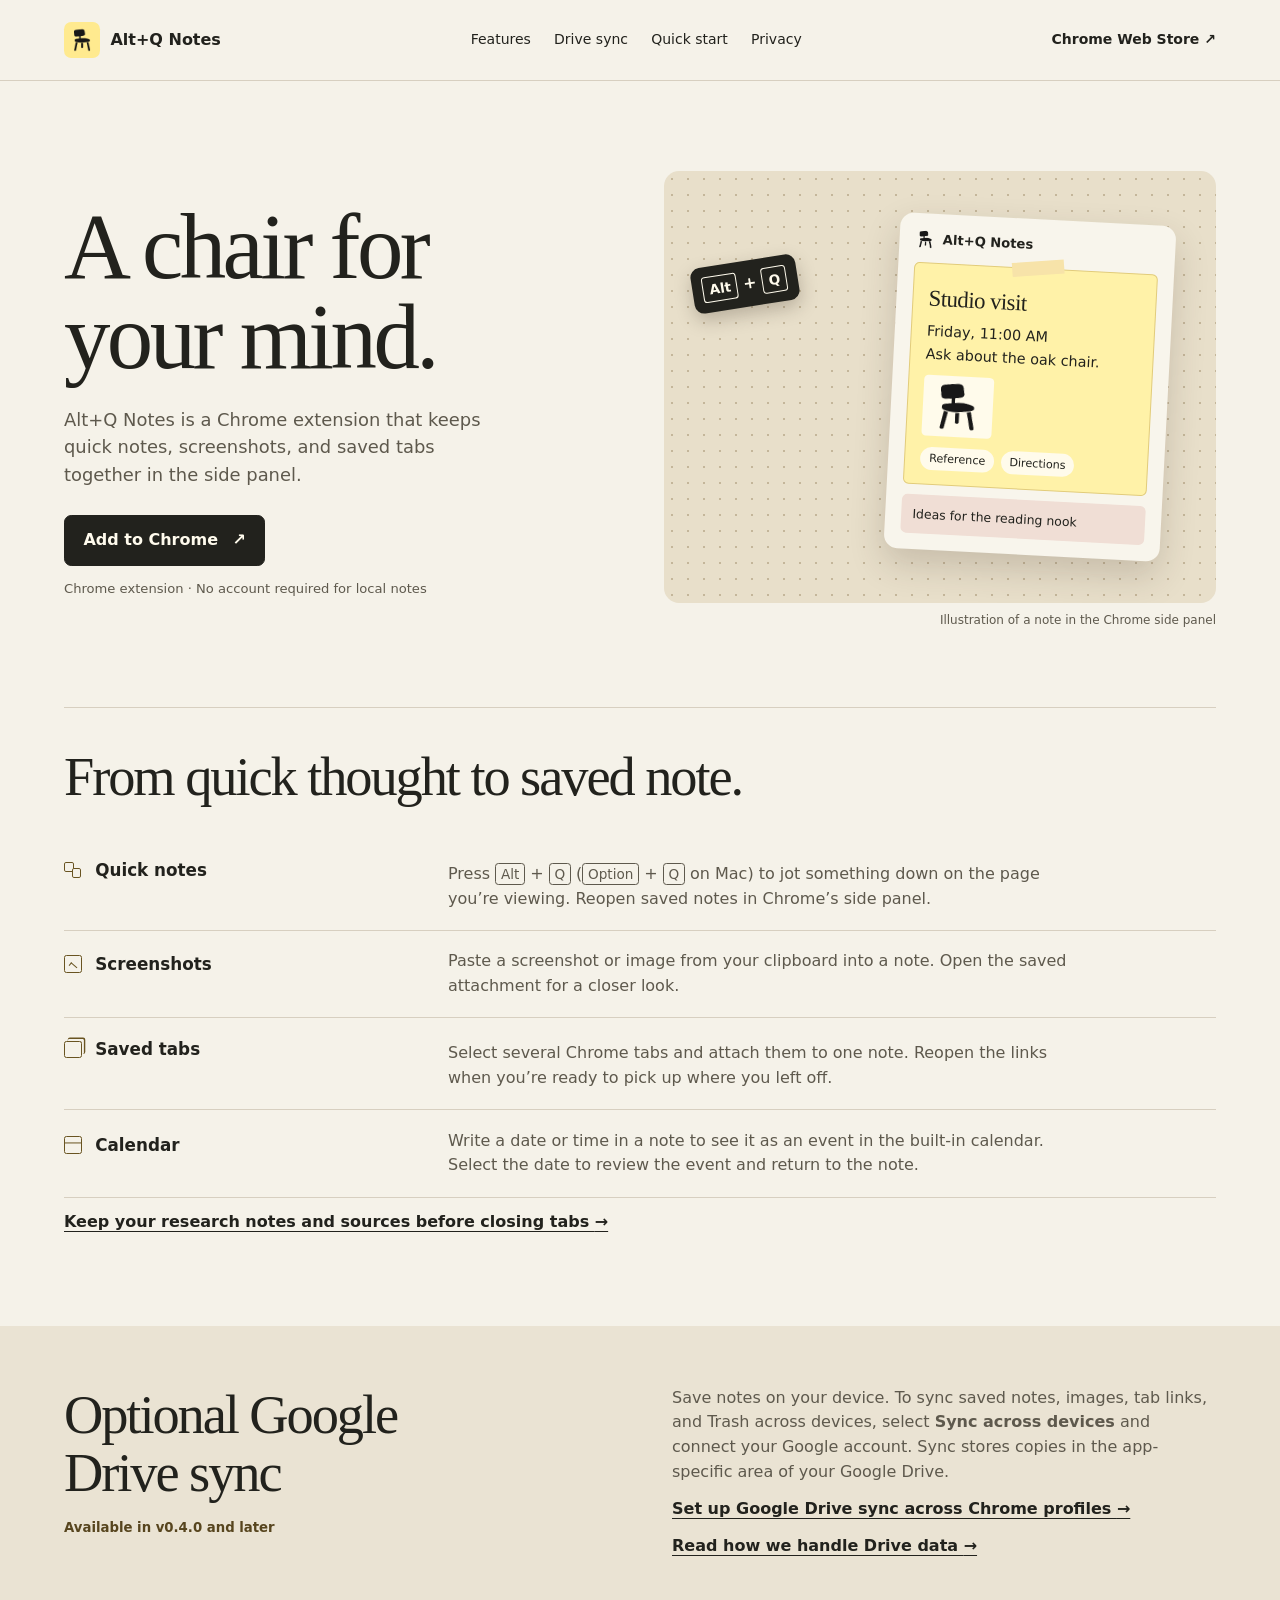
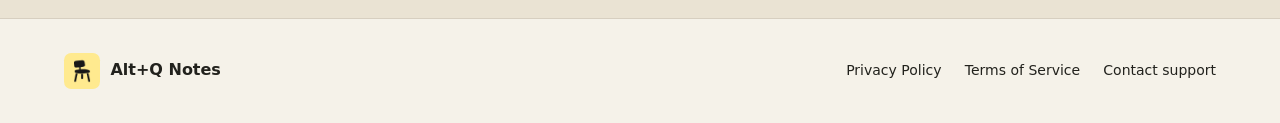
<file: index.html>
<!doctype html>
<html lang="en">
<head>
  <meta charset="utf-8">
  <meta name="viewport" content="width=device-width, initial-scale=1">
  <meta name="description" content="Take quick notes in Chrome&#x27;s side panel. Paste screenshots, save related tabs, and find dated notes in the calendar with Alt+Q Notes.">
  <meta name="theme-color" content="#f5f2e9">
  <meta property="og:type" content="website">
  <meta property="og:title" content="Alt+Q Notes | Chrome Side Panel Notes, Images &amp; Tabs">
  <meta property="og:description" content="Take quick notes in Chrome&#x27;s side panel. Paste screenshots, save related tabs, and find dated notes in the calendar with Alt+Q Notes.">
  <meta property="og:url" content="https://altqnotes.app/">
  <link rel="canonical" href="https://altqnotes.app/">
  <link rel="icon" href="assets/chair.png" type="image/png">
  <link rel="stylesheet" href="assets/site.css">
  <link rel="stylesheet" href="assets/site-analytics.css">
  <script type="module" src="assets/site-analytics.mjs"></script>
  <title>Alt+Q Notes | Chrome Side Panel Notes, Images &amp; Tabs</title>
</head>
<body>
  <a class="skip" href="#main">Skip to content</a>
  <header class="masthead">
    <div class="wrap nav">
      <a class="brand" href="./"><span class="mark"><img src="assets/chair.png" width="26" height="26" alt=""></span>Alt+Q Notes</a>
      <nav aria-label="Main navigation">
        <a href="#features">Features</a>
        <a href="#drive">Drive sync</a>
        <a href="blog/save-notes-images-tabs/">Quick start</a>
        <a href="privacy-policy/">Privacy</a>
      </nav>
      <a class="nav-store" href="https://chromewebstore.google.com/detail/knicfhnamndglalkepemlojljnpdepjo?utm_source=altqnotes.app&amp;utm_medium=referral&amp;utm_campaign=homepage_header" data-store-placement="header" rel="noreferrer">Chrome Web Store <span aria-hidden="true">↗</span></a>
    </div>
  </header>

  <main id="main">
    <section class="hero wrap" aria-labelledby="hero-title">
      <div class="hero-copy">
        <h1 id="hero-title">A chair for<br class="hero-break"> your mind.</h1>
        <p>Alt+Q Notes is a Chrome extension that keeps quick notes, screenshots, and saved tabs together in the side panel.</p>
        <a class="button" href="https://chromewebstore.google.com/detail/knicfhnamndglalkepemlojljnpdepjo?utm_source=altqnotes.app&amp;utm_medium=referral&amp;utm_campaign=homepage_hero" data-store-placement="hero" rel="noreferrer">Add to Chrome <span aria-hidden="true">↗</span></a>
        <p class="version">Chrome extension · No account required for local notes</p>
      </div>
      <figure class="hero-figure">
        <div class="workbench" aria-hidden="true">
          <div class="shortcut"><kbd>Alt</kbd><span>+</span><kbd>Q</kbd></div>
          <div class="side-panel">
            <div class="panel-title"><img src="assets/chair.png" width="20" height="20" alt=""> Alt+Q Notes</div>
            <div class="sample-note">
              <span class="tape"></span>
              <strong>Studio visit</strong>
              <p>Friday, 11:00 AM<br>Ask about the oak chair.</p>
              <div class="attachment"><img src="assets/chair.png" width="55" height="55" alt=""></div>
              <div class="saved-tabs"><span>Reference</span><span>Directions</span></div>
            </div>
            <div class="note-behind">Ideas for the reading nook</div>
          </div>
        </div>
        <figcaption>Illustration of a note in the Chrome side panel</figcaption>
      </figure>
    </section>

    <section class="features wrap" id="features" aria-labelledby="features-title">
      <h2 id="features-title">From quick thought to saved note.</h2>
      <dl class="feature-list">
        <div><dt><span class="feature-symbol keys" aria-hidden="true"></span>Quick notes</dt><dd>Press <kbd>Alt</kbd> + <kbd>Q</kbd> (<kbd>Option</kbd> + <kbd>Q</kbd> on Mac) to jot something down on the page you’re viewing. Reopen saved notes in Chrome’s side panel.</dd></div>
        <div><dt><span class="feature-symbol frame" aria-hidden="true"></span>Screenshots</dt><dd>Paste a screenshot or image from your clipboard into a note. Open the saved attachment for a closer look.</dd></div>
        <div><dt><span class="feature-symbol stack" aria-hidden="true"></span>Saved tabs</dt><dd>Select several Chrome tabs and attach them to one note. Reopen the links when you’re ready to pick up where you left off.</dd></div>
        <div><dt><span class="feature-symbol date" aria-hidden="true"></span>Calendar</dt><dd>Write a date or time in a note to see it as an event in the built-in calendar. Select the date to review the event and return to the note.</dd></div>
      </dl>
      <a class="text-link" href="blog/research-tabs-with-notes/">Keep your research notes and sources before closing tabs <span aria-hidden="true">→</span></a>
    </section>

    <section class="drive" id="drive" aria-labelledby="drive-title">
      <div class="wrap drive-inner">
        <div>
          <h2 id="drive-title">Optional Google Drive sync</h2>
          <p class="release-status">Available in v0.4.0 and later</p>
        </div>
        <div>
          <p>Save notes on your device. To sync saved notes, images, tab links, and Trash across devices, select <strong>Sync across devices</strong> and connect your Google account. Sync stores copies in the app-specific area of your Google Drive.</p>
          <a class="text-link" href="blog/sync-chrome-notes-google-drive/">Set up Google Drive sync across Chrome profiles <span aria-hidden="true">→</span></a><br>
          <a class="text-link" href="privacy-policy/#google-drive">Read how we handle Drive data <span aria-hidden="true">→</span></a>
        </div>
      </div>
    </section>
  </main>

  <footer class="site-footer">
    <div class="wrap footer-inner">
      <a class="brand" href="./"><span class="mark"><img src="assets/chair.png" width="26" height="26" alt=""></span>Alt+Q Notes</a>
      <nav aria-label="Footer navigation">
        <a href="privacy-policy/">Privacy Policy</a>
        <a href="terms/">Terms of Service</a>
        <button id="analytics-preferences" class="analytics-link" type="button" hidden>Analytics preferences</button>
        <a href="mailto:ariadnelabs.contact@gmail.com">Contact support</a>
      </nav>
    </div>
  </footer>
  <section class="analytics-notice" id="analytics-notice" aria-labelledby="analytics-title" hidden>
    <div>
      <h2 id="analytics-title">Optional website analytics</h2>
      <p>Help us understand homepage visits and clicks to the Chrome Web Store. <a href="privacy-policy/#website-analytics">Learn more</a>.</p>
    </div>
    <div class="analytics-actions">
      <button type="button" id="analytics-decline">Decline</button>
      <button type="button" id="analytics-allow">Allow analytics</button>
    </div>
  </section>
</body>
</html>
</file>
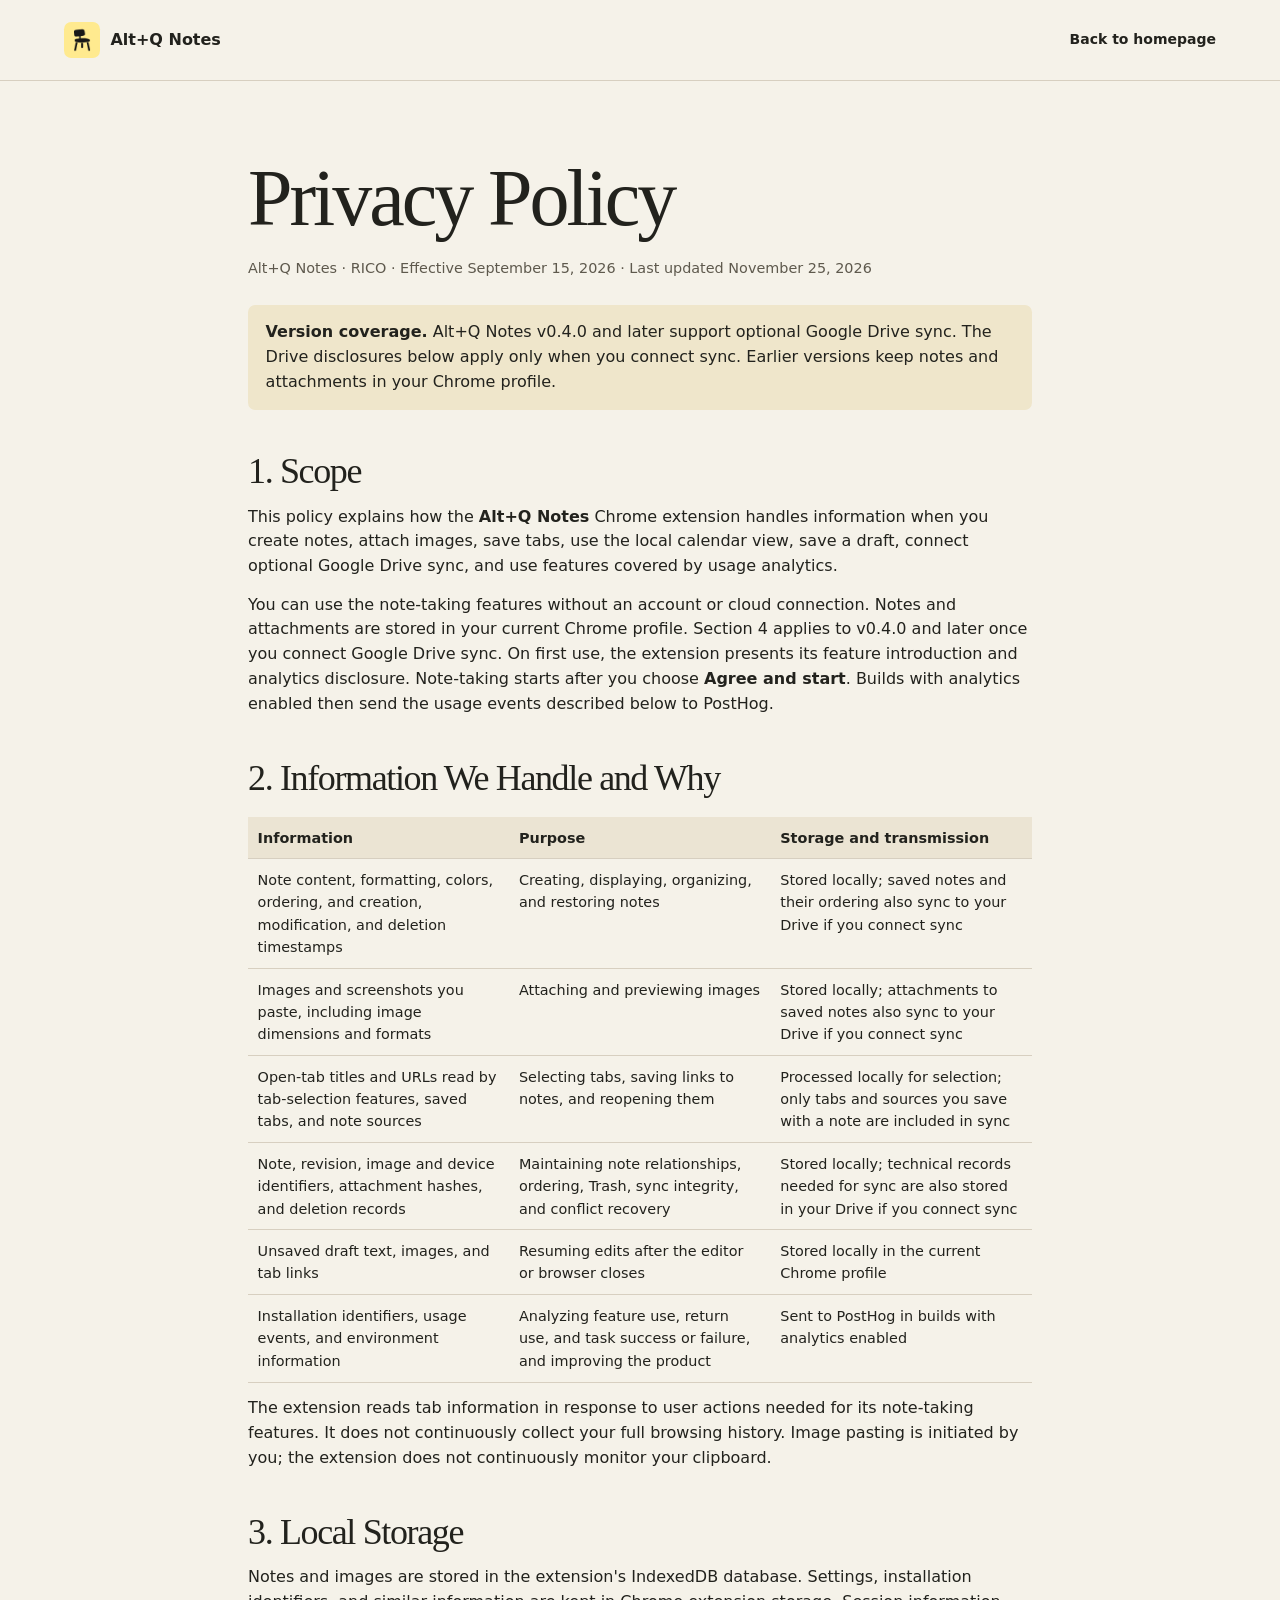
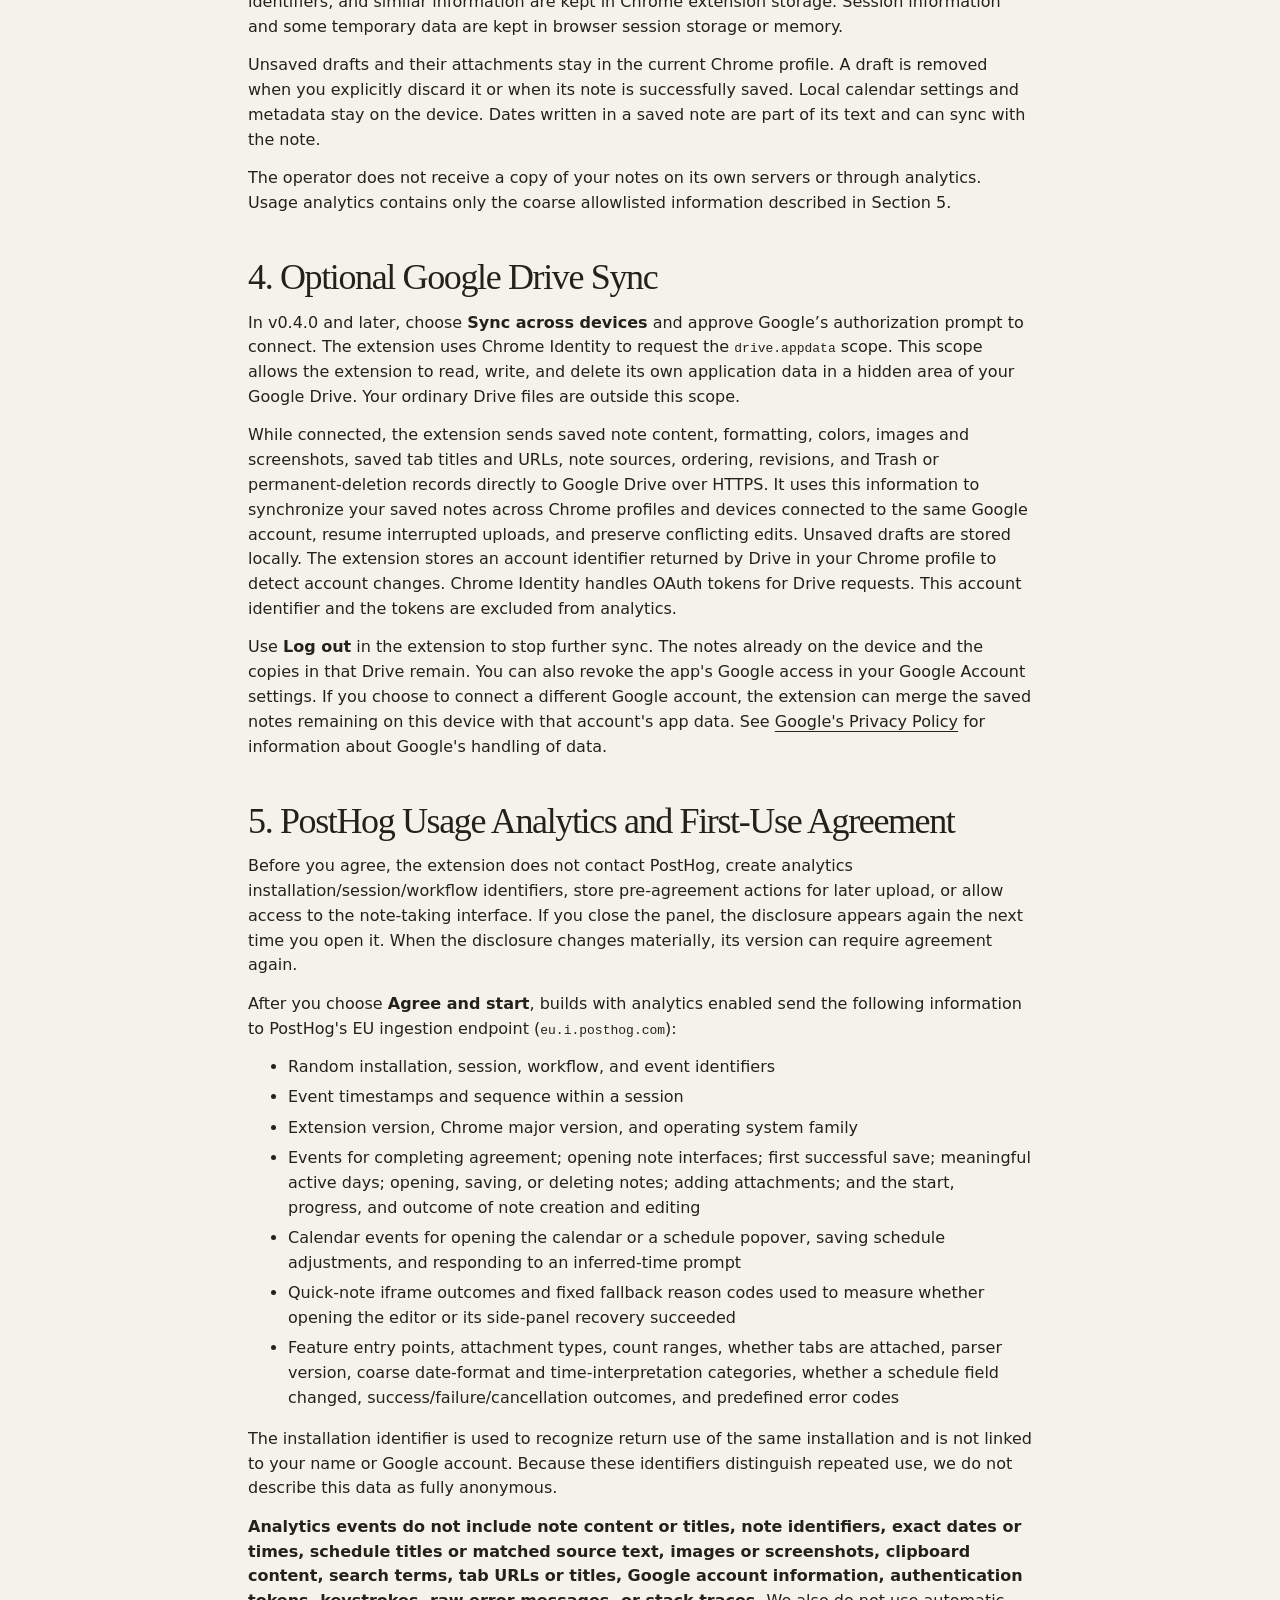
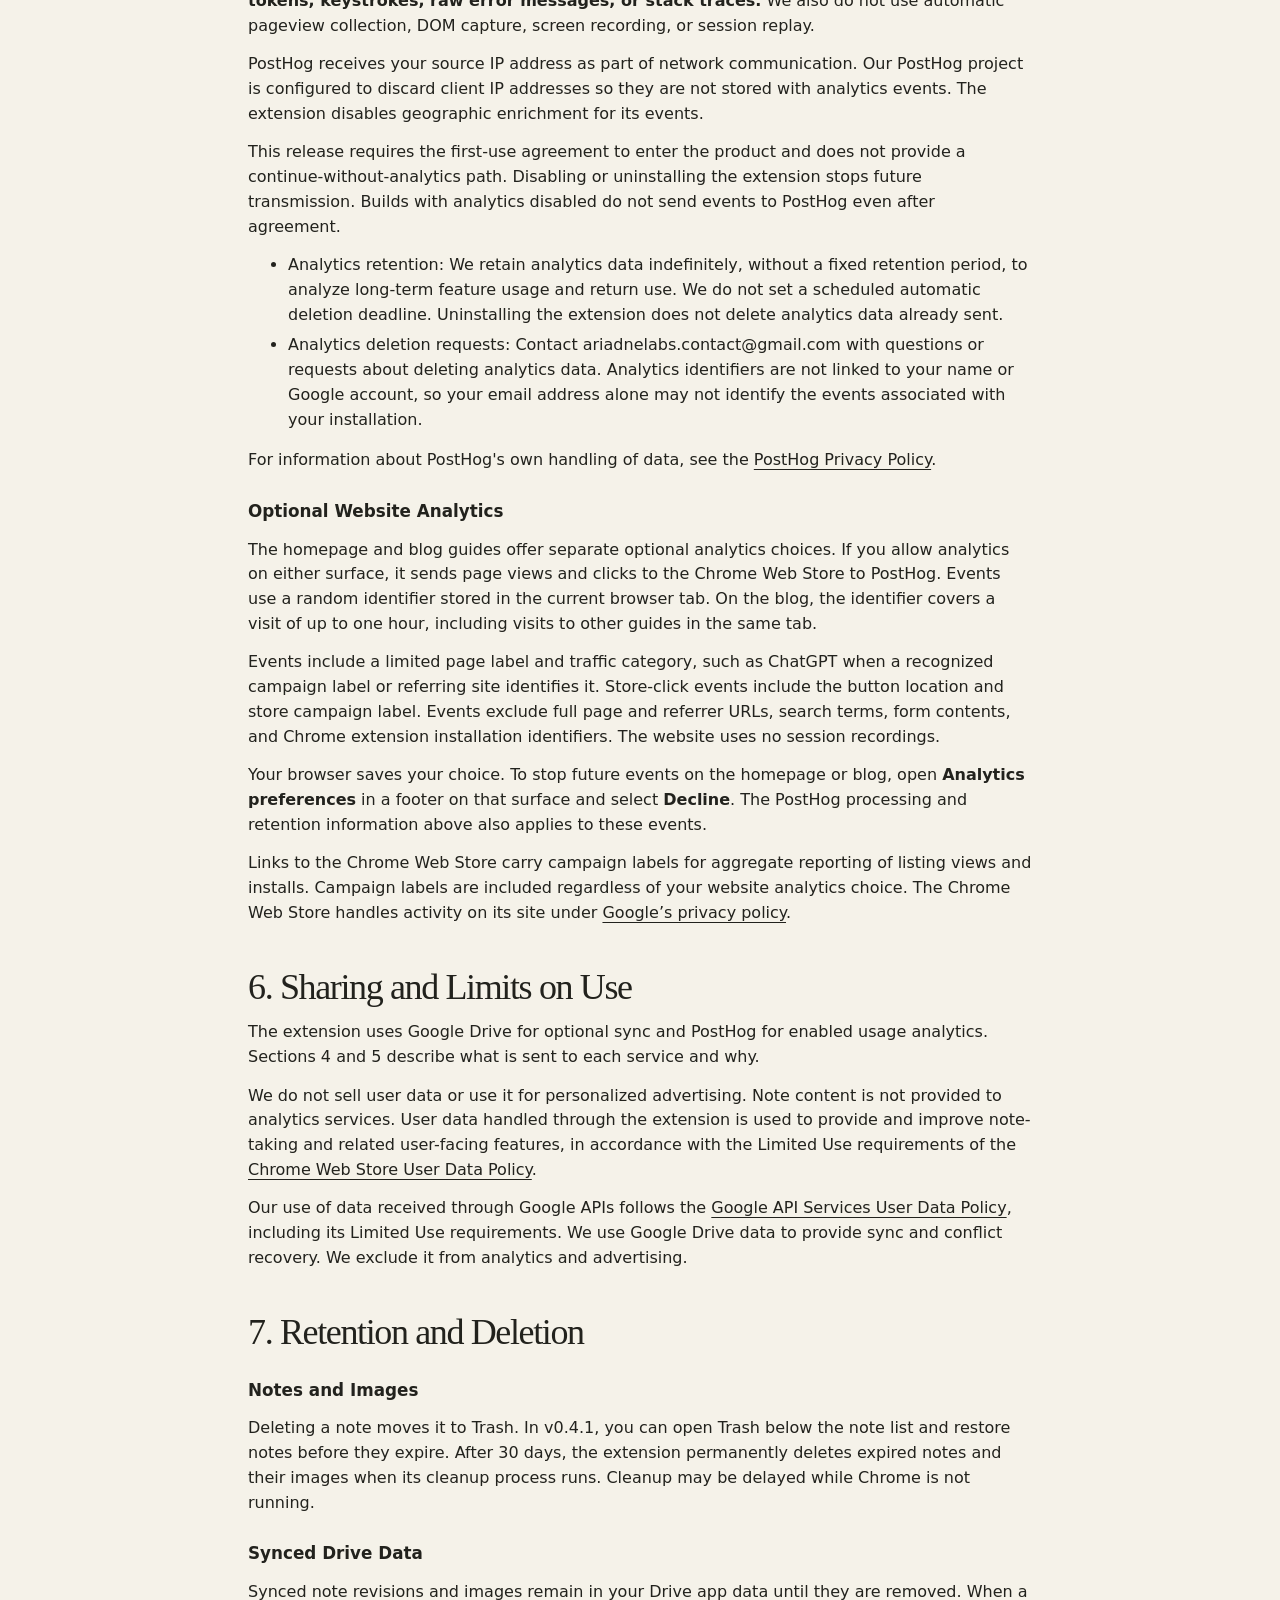
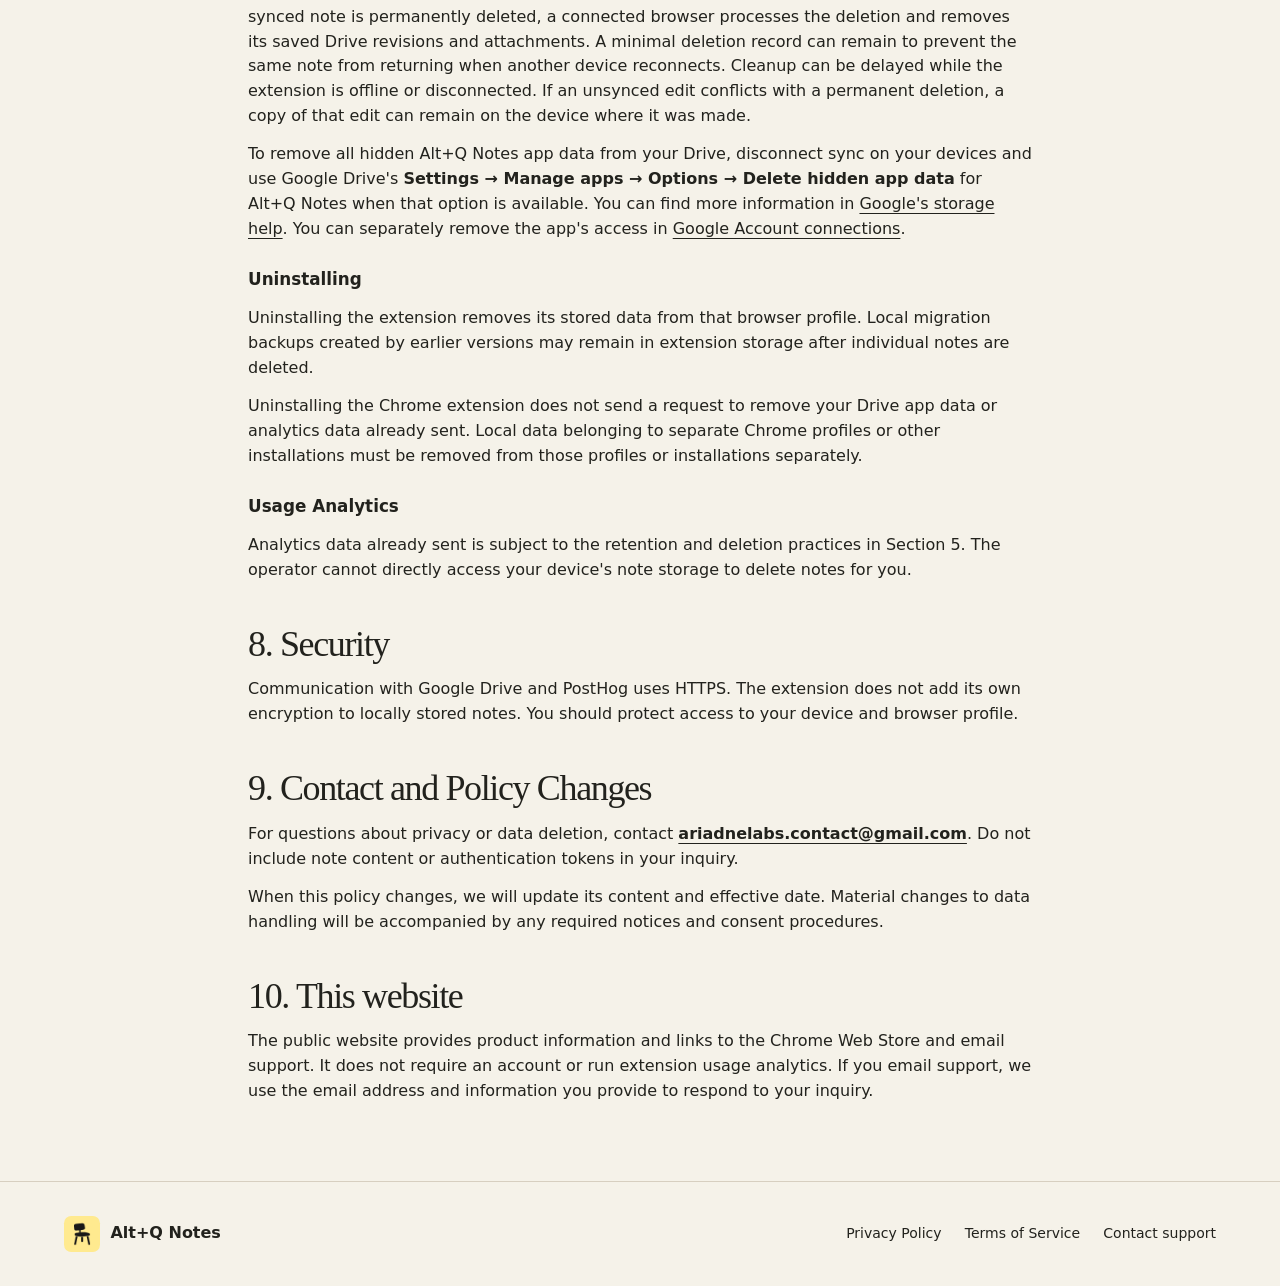
<file: privacy-policy/index.html>
<!doctype html>
<html lang="en">
<head>
  <meta charset="utf-8">
  <meta name="viewport" content="width=device-width, initial-scale=1">
  <meta name="description" content="How the Alt+Q Notes Chrome extension handles local notes, optional Google Drive sync, and usage analytics.">
  <link rel="canonical" href="https://altqnotes.app/privacy-policy/">
  <link rel="icon" href="../assets/chair.png" type="image/png">
  <link rel="stylesheet" href="../assets/site.css">
  <title>Privacy Policy | Alt+Q Notes</title>
</head>
<body>
  <a class="skip" href="#main">Skip to content</a>
  <header class="masthead">
    <div class="wrap nav">
      <a class="brand" href="../"><span class="mark"><img src="../assets/chair.png" width="26" height="26" alt=""></span>Alt+Q Notes</a>
      <a class="nav-store" href="../">Back to homepage</a>
    </div>
  </header>
  <main class="document" id="main">
    <h1>Privacy Policy</h1>
    <p class="details">Alt+Q Notes · RICO · Effective September 15, 2026 · Last updated November 25, 2026</p>
    <p class="release-note"><strong>Version coverage.</strong> Alt+Q Notes v0.4.0 and later support optional Google Drive sync. The Drive disclosures below apply only when you connect sync. Earlier versions keep notes and attachments in your Chrome profile.</p>
    <h2>1. Scope</h2>
    <p>This policy explains how the <strong>Alt+Q Notes</strong> Chrome extension handles information when you create notes, attach images, save tabs, use the local calendar view, save a draft, connect optional Google Drive sync, and use features covered by usage analytics.</p>
    <p>You can use the note-taking features without an account or cloud connection. Notes and attachments are stored in your current Chrome profile. Section 4 applies to v0.4.0 and later once you connect Google Drive sync. On first use, the extension presents its feature introduction and analytics disclosure. Note-taking starts after you choose <strong>Agree and start</strong>. Builds with analytics enabled then send the usage events described below to PostHog.</p>
    <h2>2. Information We Handle and Why</h2>
    <div class="table-scroll" role="region" aria-label="Extension data types" tabindex="0"><table><thead><tr><th scope="col">Information</th><th scope="col">Purpose</th><th scope="col">Storage and transmission</th></tr></thead><tbody>
<tr><td>Note content, formatting, colors, ordering, and creation, modification, and deletion timestamps</td><td>Creating, displaying, organizing, and restoring notes</td><td>Stored locally; saved notes and their ordering also sync to your Drive if you connect sync</td></tr>
<tr><td>Images and screenshots you paste, including image dimensions and formats</td><td>Attaching and previewing images</td><td>Stored locally; attachments to saved notes also sync to your Drive if you connect sync</td></tr>
<tr><td>Open-tab titles and URLs read by tab-selection features, saved tabs, and note sources</td><td>Selecting tabs, saving links to notes, and reopening them</td><td>Processed locally for selection; only tabs and sources you save with a note are included in sync</td></tr>
<tr><td>Note, revision, image and device identifiers, attachment hashes, and deletion records</td><td>Maintaining note relationships, ordering, Trash, sync integrity, and conflict recovery</td><td>Stored locally; technical records needed for sync are also stored in your Drive if you connect sync</td></tr>
<tr><td>Unsaved draft text, images, and tab links</td><td>Resuming edits after the editor or browser closes</td><td>Stored locally in the current Chrome profile</td></tr>
<tr><td>Installation identifiers, usage events, and environment information</td><td>Analyzing feature use, return use, and task success or failure, and improving the product</td><td>Sent to PostHog in builds with analytics enabled</td></tr>
</tbody></table></div>
    <p>The extension reads tab information in response to user actions needed for its note-taking features. It does not continuously collect your full browsing history. Image pasting is initiated by you; the extension does not continuously monitor your clipboard.</p>
    <h2>3. Local Storage</h2>
    <p>Notes and images are stored in the extension&#x27;s IndexedDB database. Settings, installation identifiers, and similar information are kept in Chrome extension storage. Session information and some temporary data are kept in browser session storage or memory.</p>
    <p>Unsaved drafts and their attachments stay in the current Chrome profile. A draft is removed when you explicitly discard it or when its note is successfully saved. Local calendar settings and metadata stay on the device. Dates written in a saved note are part of its text and can sync with the note.</p>
    <p>The operator does not receive a copy of your notes on its own servers or through analytics. Usage analytics contains only the coarse allowlisted information described in Section 5.</p>
    <h2 id="google-drive">4. Optional Google Drive Sync</h2>
    <p>In v0.4.0 and later, choose <strong>Sync across devices</strong> and approve Google’s authorization prompt to connect. The extension uses Chrome Identity to request the <code>drive.appdata</code> scope. This scope allows the extension to read, write, and delete its own application data in a hidden area of your Google Drive. Your ordinary Drive files are outside this scope.</p>
    <p>While connected, the extension sends saved note content, formatting, colors, images and screenshots, saved tab titles and URLs, note sources, ordering, revisions, and Trash or permanent-deletion records directly to Google Drive over HTTPS. It uses this information to synchronize your saved notes across Chrome profiles and devices connected to the same Google account, resume interrupted uploads, and preserve conflicting edits. Unsaved drafts are stored locally. The extension stores an account identifier returned by Drive in your Chrome profile to detect account changes. Chrome Identity handles OAuth tokens for Drive requests. This account identifier and the tokens are excluded from analytics.</p>
    <p>Use <strong>Log out</strong> in the extension to stop further sync. The notes already on the device and the copies in that Drive remain. You can also revoke the app&#x27;s Google access in your Google Account settings. If you choose to connect a different Google account, the extension can merge the saved notes remaining on this device with that account&#x27;s app data. See <a href="https://policies.google.com/privacy">Google&#x27;s Privacy Policy</a> for information about Google&#x27;s handling of data.</p>
    <h2>5. PostHog Usage Analytics and First-Use Agreement</h2>
    <p>Before you agree, the extension does not contact PostHog, create analytics installation/session/workflow identifiers, store pre-agreement actions for later upload, or allow access to the note-taking interface. If you close the panel, the disclosure appears again the next time you open it. When the disclosure changes materially, its version can require agreement again.</p>
    <p>After you choose <strong>Agree and start</strong>, builds with analytics enabled send the following information to PostHog&#x27;s EU ingestion endpoint (<code>eu.i.posthog.com</code>):</p>
    <ul>
<li>Random installation, session, workflow, and event identifiers</li>
<li>Event timestamps and sequence within a session</li>
<li>Extension version, Chrome major version, and operating system family</li>
<li>Events for completing agreement; opening note interfaces; first successful save; meaningful active days; opening, saving, or deleting notes; adding attachments; and the start, progress, and outcome of note creation and editing</li>
<li>Calendar events for opening the calendar or a schedule popover, saving schedule adjustments, and responding to an inferred-time prompt</li>
<li>Quick-note iframe outcomes and fixed fallback reason codes used to measure whether opening the editor or its side-panel recovery succeeded</li>
<li>Feature entry points, attachment types, count ranges, whether tabs are attached, parser version, coarse date-format and time-interpretation categories, whether a schedule field changed, success/failure/cancellation outcomes, and predefined error codes</li>
</ul>
    <p>The installation identifier is used to recognize return use of the same installation and is not linked to your name or Google account. Because these identifiers distinguish repeated use, we do not describe this data as fully anonymous.</p>
    <p><strong>Analytics events do not include note content or titles, note identifiers, exact dates or times, schedule titles or matched source text, images or screenshots, clipboard content, search terms, tab URLs or titles, Google account information, authentication tokens, keystrokes, raw error messages, or stack traces.</strong> We also do not use automatic pageview collection, DOM capture, screen recording, or session replay.</p>
    <p>PostHog receives your source IP address as part of network communication. Our PostHog project is configured to discard client IP addresses so they are not stored with analytics events. The extension disables geographic enrichment for its events.</p>
    <p>This release requires the first-use agreement to enter the product and does not provide a continue-without-analytics path. Disabling or uninstalling the extension stops future transmission. Builds with analytics disabled do not send events to PostHog even after agreement.</p>
    <ul>
<li>Analytics retention: We retain analytics data indefinitely, without a fixed retention period, to analyze long-term feature usage and return use. We do not set a scheduled automatic deletion deadline. Uninstalling the extension does not delete analytics data already sent.</li>
<li>Analytics deletion requests: Contact ariadnelabs.contact@gmail.com with questions or requests about deleting analytics data. Analytics identifiers are not linked to your name or Google account, so your email address alone may not identify the events associated with your installation.</li>
</ul>
    <p>For information about PostHog&#x27;s own handling of data, see the <a href="https://posthog.com/privacy">PostHog Privacy Policy</a>.</p>
    <h3 id="website-analytics">Optional Website Analytics</h3>
    <p>The homepage and blog guides offer separate optional analytics choices. If you allow analytics on either surface, it sends page views and clicks to the Chrome Web Store to PostHog. Events use a random identifier stored in the current browser tab. On the blog, the identifier covers a visit of up to one hour, including visits to other guides in the same tab.</p>
    <p>Events include a limited page label and traffic category, such as ChatGPT when a recognized campaign label or referring site identifies it. Store-click events include the button location and store campaign label. Events exclude full page and referrer URLs, search terms, form contents, and Chrome extension installation identifiers. The website uses no session recordings.</p>
    <p>Your browser saves your choice. To stop future events on the homepage or blog, open <strong>Analytics preferences</strong> in a footer on that surface and select <strong>Decline</strong>. The PostHog processing and retention information above also applies to these events.</p>
    <p>Links to the Chrome Web Store carry campaign labels for aggregate reporting of listing views and installs. Campaign labels are included regardless of your website analytics choice. The Chrome Web Store handles activity on its site under <a href="https://policies.google.com/privacy">Google’s privacy policy</a>.</p>
    <h2>6. Sharing and Limits on Use</h2>
    <p>The extension uses Google Drive for optional sync and PostHog for enabled usage analytics. Sections 4 and 5 describe what is sent to each service and why.</p>
    <p>We do not sell user data or use it for personalized advertising. Note content is not provided to analytics services. User data handled through the extension is used to provide and improve note-taking and related user-facing features, in accordance with the Limited Use requirements of the <a href="https://developer.chrome.com/docs/webstore/program-policies/user-data-faq">Chrome Web Store User Data Policy</a>.</p>
    <p>Our use of data received through Google APIs follows the <a href="https://developers.google.com/terms/api-services-user-data-policy">Google API Services User Data Policy</a>, including its Limited Use requirements. We use Google Drive data to provide sync and conflict recovery. We exclude it from analytics and advertising.</p>
    <h2>7. Retention and Deletion</h2>
    <h3>Notes and Images</h3>
    <p>Deleting a note moves it to Trash. In v0.4.1, you can open Trash below the note list and restore notes before they expire. After 30 days, the extension permanently deletes expired notes and their images when its cleanup process runs. Cleanup may be delayed while Chrome is not running.</p>
    <h3>Synced Drive Data</h3>
    <p>Synced note revisions and images remain in your Drive app data until they are removed. When a synced note is permanently deleted, a connected browser processes the deletion and removes its saved Drive revisions and attachments. A minimal deletion record can remain to prevent the same note from returning when another device reconnects. Cleanup can be delayed while the extension is offline or disconnected. If an unsynced edit conflicts with a permanent deletion, a copy of that edit can remain on the device where it was made.</p>
    <p>To remove all hidden Alt+Q Notes app data from your Drive, disconnect sync on your devices and use Google Drive&#x27;s <strong>Settings → Manage apps → Options → Delete hidden app data</strong> for Alt+Q Notes when that option is available. You can find more information in <a href="https://support.google.com/accounts/answer/6374270">Google&#x27;s storage help</a>. You can separately remove the app&#x27;s access in <a href="https://myaccount.google.com/connections">Google Account connections</a>.</p>
    <h3>Uninstalling</h3>
    <p>Uninstalling the extension removes its stored data from that browser profile. Local migration backups created by earlier versions may remain in extension storage after individual notes are deleted.</p>
    <p>Uninstalling the Chrome extension does not send a request to remove your Drive app data or analytics data already sent. Local data belonging to separate Chrome profiles or other installations must be removed from those profiles or installations separately.</p>
    <h3>Usage Analytics</h3>
    <p>Analytics data already sent is subject to the retention and deletion practices in Section 5. The operator cannot directly access your device&#x27;s note storage to delete notes for you.</p>
    <h2>8. Security</h2>
    <p>Communication with Google Drive and PostHog uses HTTPS. The extension does not add its own encryption to locally stored notes. You should protect access to your device and browser profile.</p>
    <h2>9. Contact and Policy Changes</h2>
    <p>For questions about privacy or data deletion, contact <strong><a href="mailto:ariadnelabs.contact@gmail.com">ariadnelabs.contact@gmail.com</a></strong>. Do not include note content or authentication tokens in your inquiry.</p>
    <p>When this policy changes, we will update its content and effective date. Material changes to data handling will be accompanied by any required notices and consent procedures.</p>
    <h2>10. This website</h2>
    <p>The public website provides product information and links to the Chrome Web Store and email support. It does not require an account or run extension usage analytics. If you email support, we use the email address and information you provide to respond to your inquiry.</p>
  </main>
  <footer class="site-footer">
    <div class="wrap footer-inner">
      <a class="brand" href="../"><span class="mark"><img src="../assets/chair.png" width="26" height="26" alt=""></span>Alt+Q Notes</a>
      <nav aria-label="Footer navigation">
        <a href="./" aria-current="page">Privacy Policy</a>
        <a href="../terms/">Terms of Service</a>
        <a href="mailto:ariadnelabs.contact@gmail.com">Contact support</a>
      </nav>
    </div>
  </footer>
</body>
</html>
</file>
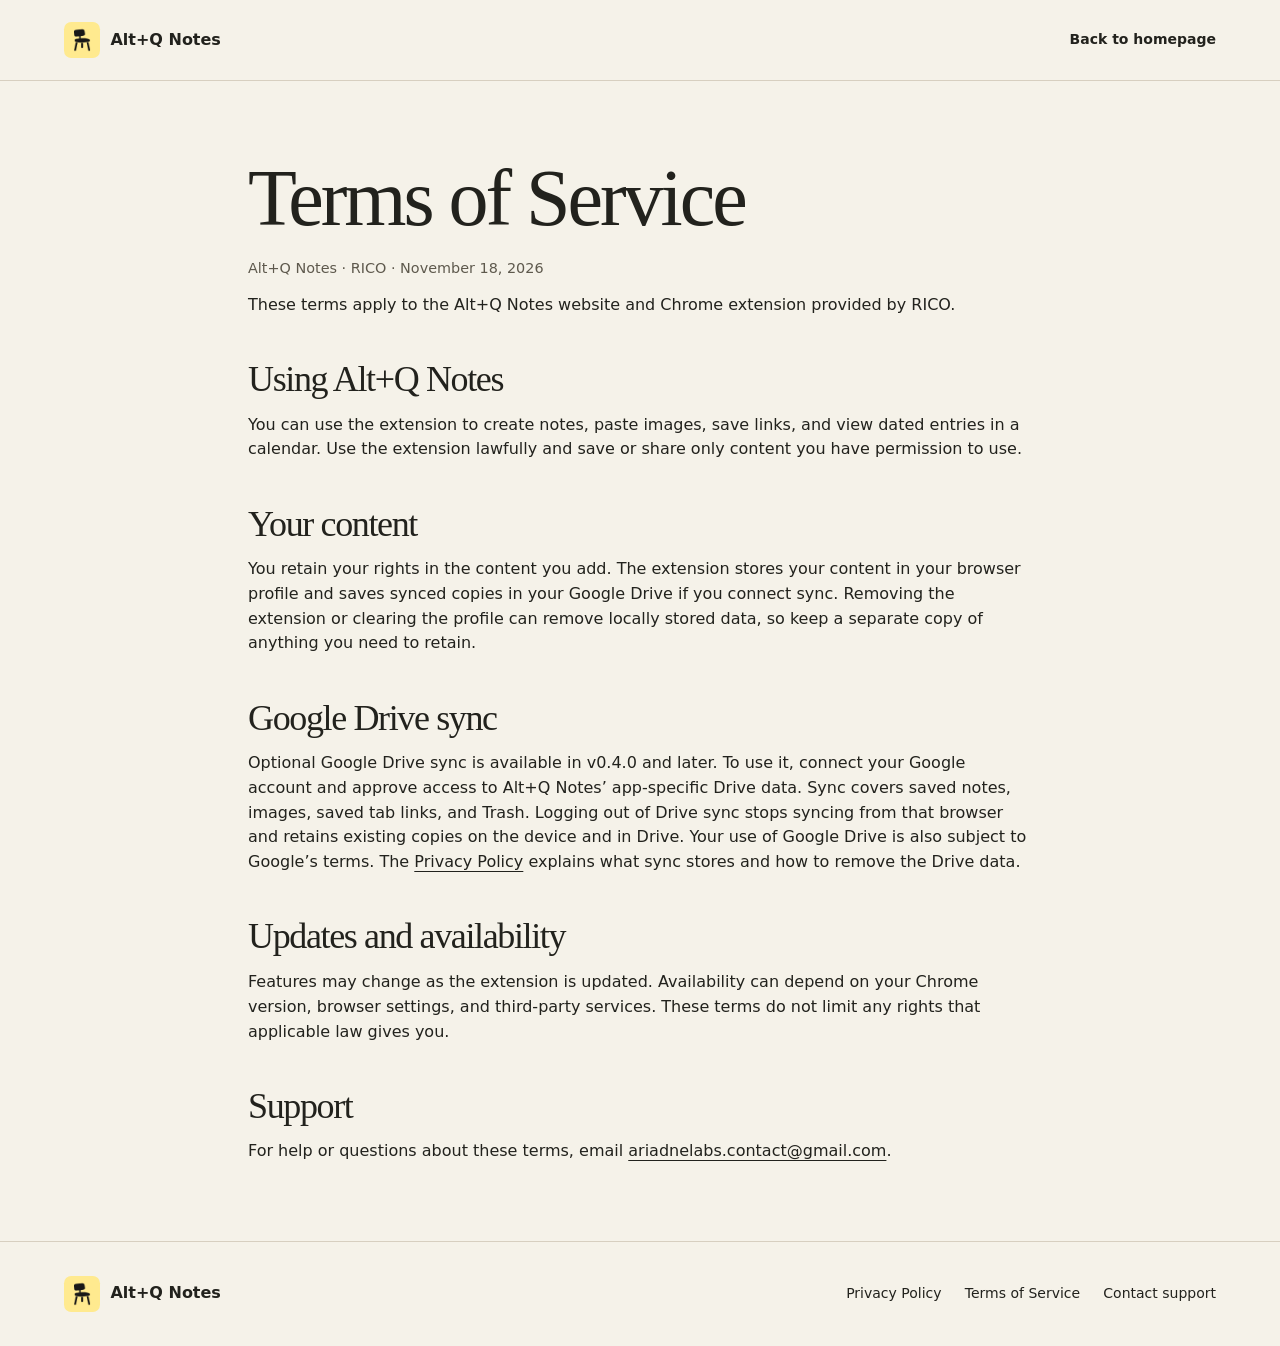
<file: terms/index.html>
<!doctype html>
<html lang="en">
<head>
  <meta charset="utf-8">
  <meta name="viewport" content="width=device-width, initial-scale=1">
  <meta name="description" content="Terms of Service for the Alt+Q Notes website and Chrome extension.">
  <link rel="canonical" href="https://altqnotes.app/terms/">
  <link rel="icon" href="../assets/chair.png" type="image/png">
  <link rel="stylesheet" href="../assets/site.css">
  <title>Terms of Service | Alt+Q Notes</title>
</head>
<body>
  <a class="skip" href="#main">Skip to content</a>
  <header class="masthead">
    <div class="wrap nav">
      <a class="brand" href="../"><span class="mark"><img src="../assets/chair.png" width="26" height="26" alt=""></span>Alt+Q Notes</a>
      <a class="nav-store" href="../">Back to homepage</a>
    </div>
  </header>
  <main class="document" id="main">
    <h1>Terms of Service</h1>
    <p class="details">Alt+Q Notes · RICO · November 18, 2026</p>
    <p>These terms apply to the Alt+Q Notes website and Chrome extension provided by RICO.</p>

    <h2>Using Alt+Q Notes</h2>
    <p>You can use the extension to create notes, paste images, save links, and view dated entries in a calendar. Use the extension lawfully and save or share only content you have permission to use.</p>

    <h2>Your content</h2>
    <p>You retain your rights in the content you add. The extension stores your content in your browser profile and saves synced copies in your Google Drive if you connect sync. Removing the extension or clearing the profile can remove locally stored data, so keep a separate copy of anything you need to retain.</p>

    <h2>Google Drive sync</h2>
    <p>Optional Google Drive sync is available in v0.4.0 and later. To use it, connect your Google account and approve access to Alt+Q Notes’ app-specific Drive data. Sync covers saved notes, images, saved tab links, and Trash. Logging out of Drive sync stops syncing from that browser and retains existing copies on the device and in Drive. Your use of Google Drive is also subject to Google’s terms. The <a href="../privacy-policy/#google-drive">Privacy Policy</a> explains what sync stores and how to remove the Drive data.</p>

    <h2>Updates and availability</h2>
    <p>Features may change as the extension is updated. Availability can depend on your Chrome version, browser settings, and third-party services. These terms do not limit any rights that applicable law gives you.</p>

    <h2>Support</h2>
    <p>For help or questions about these terms, email <a href="mailto:ariadnelabs.contact@gmail.com">ariadnelabs.contact@gmail.com</a>.</p>
  </main>
  <footer class="site-footer">
    <div class="wrap footer-inner">
      <a class="brand" href="../"><span class="mark"><img src="../assets/chair.png" width="26" height="26" alt=""></span>Alt+Q Notes</a>
      <nav aria-label="Footer navigation">
        <a href="../privacy-policy/">Privacy Policy</a>
        <a href="./" aria-current="page">Terms of Service</a>
        <a href="mailto:ariadnelabs.contact@gmail.com">Contact support</a>
      </nav>
    </div>
  </footer>
</body>
</html>
</file>
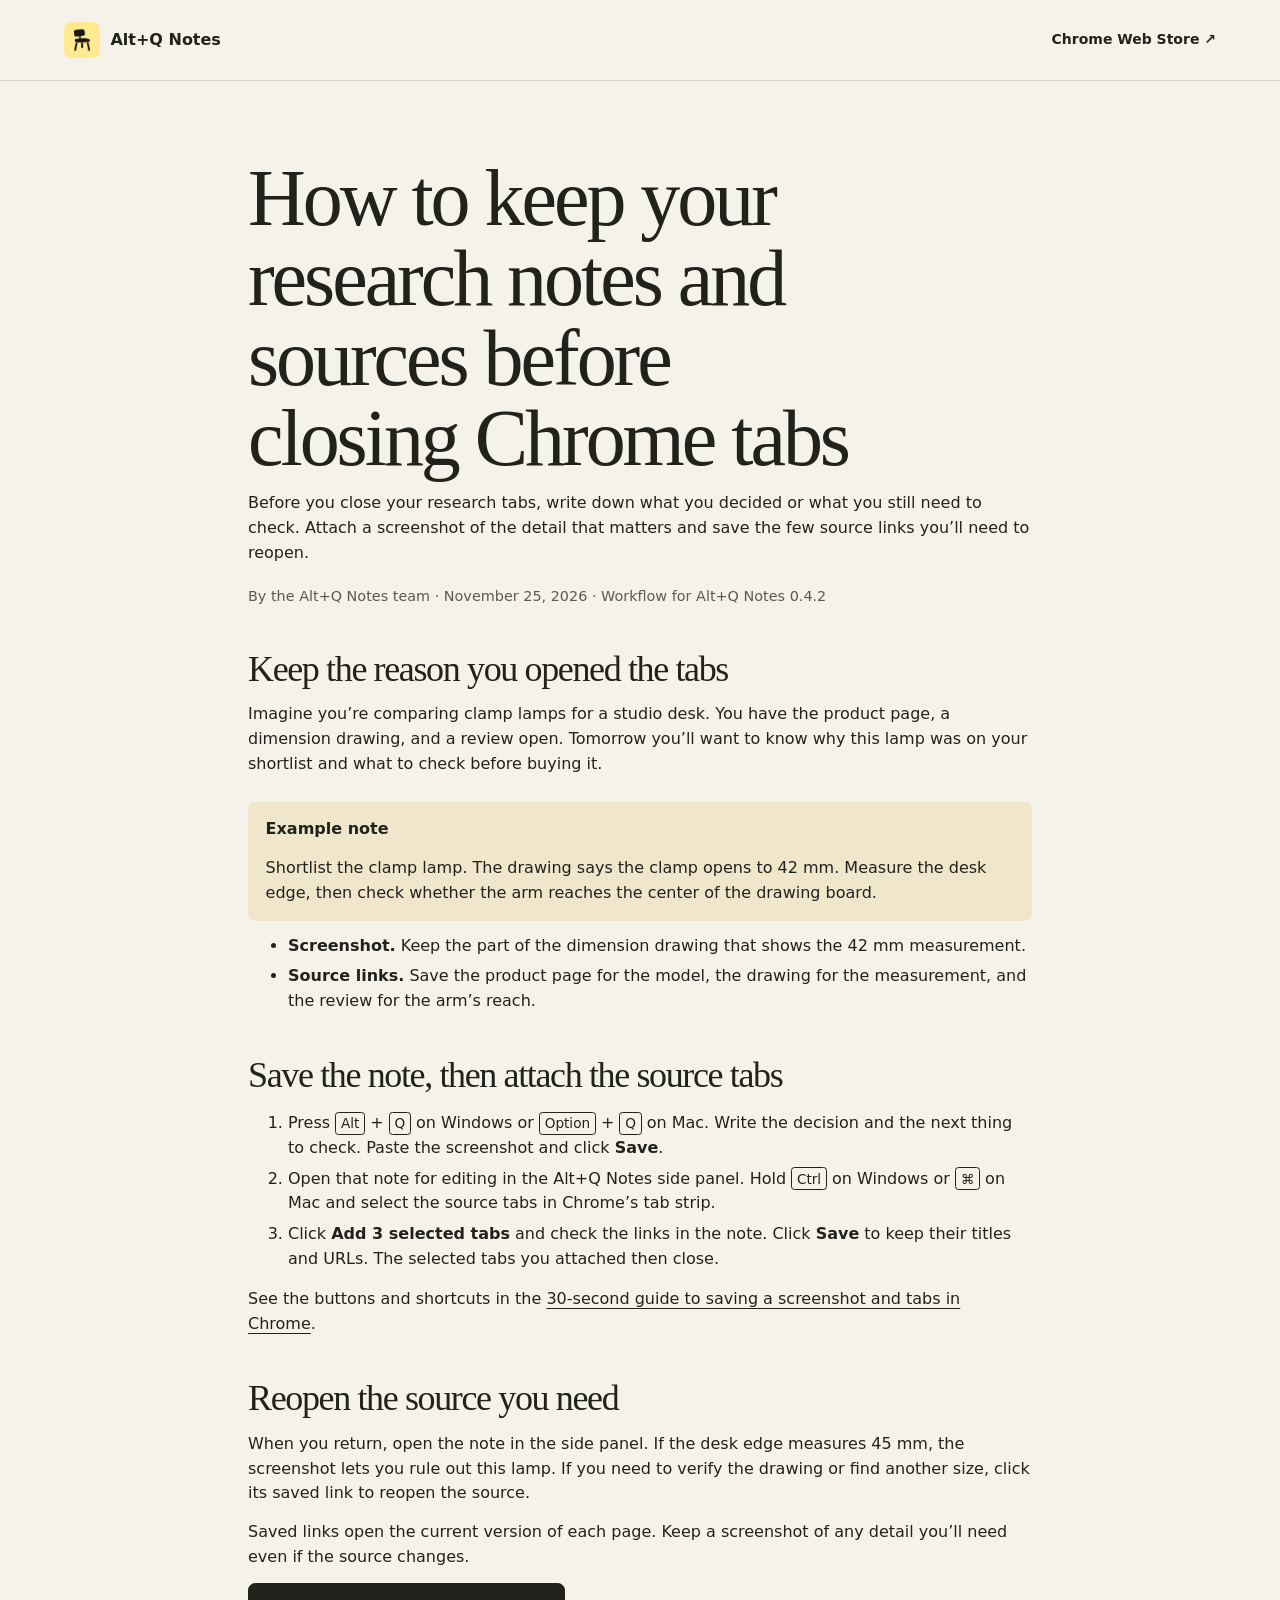
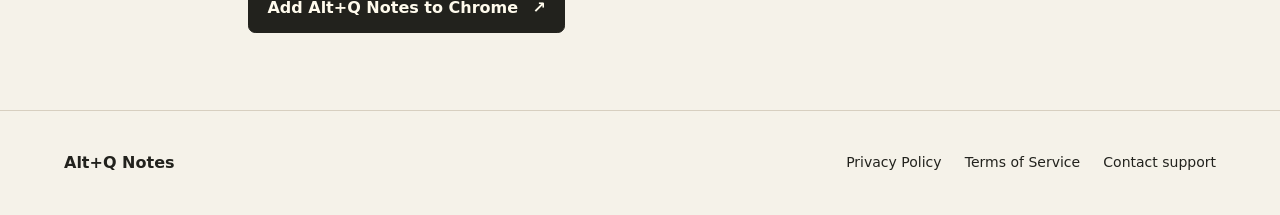
<file: blog/research-tabs-with-notes/index.html>
<!doctype html>
<html lang="en">
<head>
  <meta charset="utf-8">
  <meta name="viewport" content="width=device-width, initial-scale=1">
  <meta name="description" content="Save a short research note, a screenshot, and the source links you need before closing your Chrome tabs. See an example you can use for your own research.">
  <meta name="theme-color" content="#f5f2e9">
  <meta property="og:type" content="article">
  <meta property="og:title" content="How to keep your research notes and sources before closing Chrome tabs">
  <meta property="og:description" content="Leave yourself a decision, a screenshot, and the links you’ll need to pick up your research tomorrow.">
  <meta property="og:url" content="https://altqnotes.app/blog/research-tabs-with-notes/">
  <link rel="canonical" href="https://altqnotes.app/blog/research-tabs-with-notes/">
  <link rel="icon" href="../../assets/chair.png" type="image/png">
  <link rel="stylesheet" href="../../assets/site.css">
  <link rel="stylesheet" href="../../assets/site-analytics.css">
  <script type="module" src="../../assets/site-analytics.mjs"></script>
  <title>Save Research Notes and Source Tabs in Chrome | Alt+Q Notes</title>
</head>
<body>
  <a class="skip" href="#main">Skip to content</a>
  <header class="masthead">
    <div class="wrap nav">
      <a class="brand" href="../../"><span class="mark"><img src="../../assets/chair.png" width="26" height="26" alt=""></span>Alt+Q Notes</a>
      <a class="nav-store" href="https://chromewebstore.google.com/detail/alt%2Bq-notes/knicfhnamndglalkepemlojljnpdepjo?utm_source=altqnotes.app&amp;utm_medium=referral&amp;utm_campaign=article_research_tabs_with_notes" data-store-placement="header" rel="noreferrer">Chrome Web Store <span aria-hidden="true">↗</span></a>
    </div>
  </header>

  <main id="main">
    <article class="document">
      <header>
        <h1>How to keep your research notes and sources before closing Chrome tabs</h1>
        <p>Before you close your research tabs, write down what you decided or what you still need to check. Attach a screenshot of the detail that matters and save the few source links you’ll need to reopen.</p>
        <p class="details">By the Alt+Q Notes team · <time datetime="2026-11-25">November 25, 2026</time> · Workflow for Alt+Q Notes 0.4.2</p>
      </header>

      <section aria-labelledby="what-to-keep">
        <h2 id="what-to-keep">Keep the reason you opened the tabs</h2>
        <p>Imagine you’re comparing clamp lamps for a studio desk. You have the product page, a dimension drawing, and a review open. Tomorrow you’ll want to know why this lamp was on your shortlist and what to check before buying it.</p>
        <div class="release-note">
          <strong>Example note</strong>
          <p>Shortlist the clamp lamp. The drawing says the clamp opens to 42 mm. Measure the desk edge, then check whether the arm reaches the center of the drawing board.</p>
        </div>
        <ul>
          <li><strong>Screenshot.</strong> Keep the part of the dimension drawing that shows the 42 mm measurement.</li>
          <li><strong>Source links.</strong> Save the product page for the model, the drawing for the measurement, and the review for the arm’s reach.</li>
        </ul>
      </section>

      <section aria-labelledby="save-research">
        <h2 id="save-research">Save the note, then attach the source tabs</h2>
        <ol>
          <li>Press <kbd>Alt</kbd> + <kbd>Q</kbd> on Windows or <kbd>Option</kbd> + <kbd>Q</kbd> on Mac. Write the decision and the next thing to check. Paste the screenshot and click <strong>Save</strong>.</li>
          <li>Open that note for editing in the Alt+Q Notes side panel. Hold <kbd>Ctrl</kbd> on Windows or <kbd>⌘</kbd> on Mac and select the source tabs in Chrome’s tab strip.</li>
          <li>Click <strong>Add 3 selected tabs</strong> and check the links in the note. Click <strong>Save</strong> to keep their titles and URLs. The selected tabs you attached then close.</li>
        </ol>
        <p>See the buttons and shortcuts in the <a href="../save-notes-images-tabs/">30-second guide to saving a screenshot and tabs in Chrome</a>.</p>
      </section>

      <section aria-labelledby="resume-research">
        <h2 id="resume-research">Reopen the source you need</h2>
        <p>When you return, open the note in the side panel. If the desk edge measures 45 mm, the screenshot lets you rule out this lamp. If you need to verify the drawing or find another size, click its saved link to reopen the source.</p>
        <p>Saved links open the current version of each page. Keep a screenshot of any detail you’ll need even if the source changes.</p>
      </section>

      <p><a class="button" href="https://chromewebstore.google.com/detail/alt%2Bq-notes/knicfhnamndglalkepemlojljnpdepjo?utm_source=altqnotes.app&amp;utm_medium=referral&amp;utm_campaign=article_research_tabs_with_notes" data-store-placement="article" rel="noreferrer">Add Alt+Q Notes to Chrome <span aria-hidden="true">↗</span></a></p>
    </article>
  </main>

  <footer class="site-footer">
    <div class="wrap footer-inner">
      <a class="brand" href="../../">Alt+Q Notes</a>
      <nav aria-label="Footer navigation">
        <a href="../../privacy-policy/">Privacy Policy</a>
        <a href="../../terms/">Terms of Service</a>
        <button id="analytics-preferences" class="analytics-link" type="button" hidden>Analytics preferences</button>
        <a href="mailto:ariadnelabs.contact@gmail.com">Contact support</a>
      </nav>
    </div>
  </footer>
  <section class="analytics-notice" id="analytics-notice" aria-labelledby="analytics-title" hidden>
    <div>
      <h2 id="analytics-title">Optional blog analytics</h2>
      <p>Help us see how readers reach these guides and whether they open the Chrome Web Store. <a href="../../privacy-policy/#website-analytics">Learn more</a>.</p>
    </div>
    <div class="analytics-actions">
      <button type="button" id="analytics-decline">Decline</button>
      <button type="button" id="analytics-allow">Allow analytics</button>
    </div>
  </section>
</body>
</html>
</file>
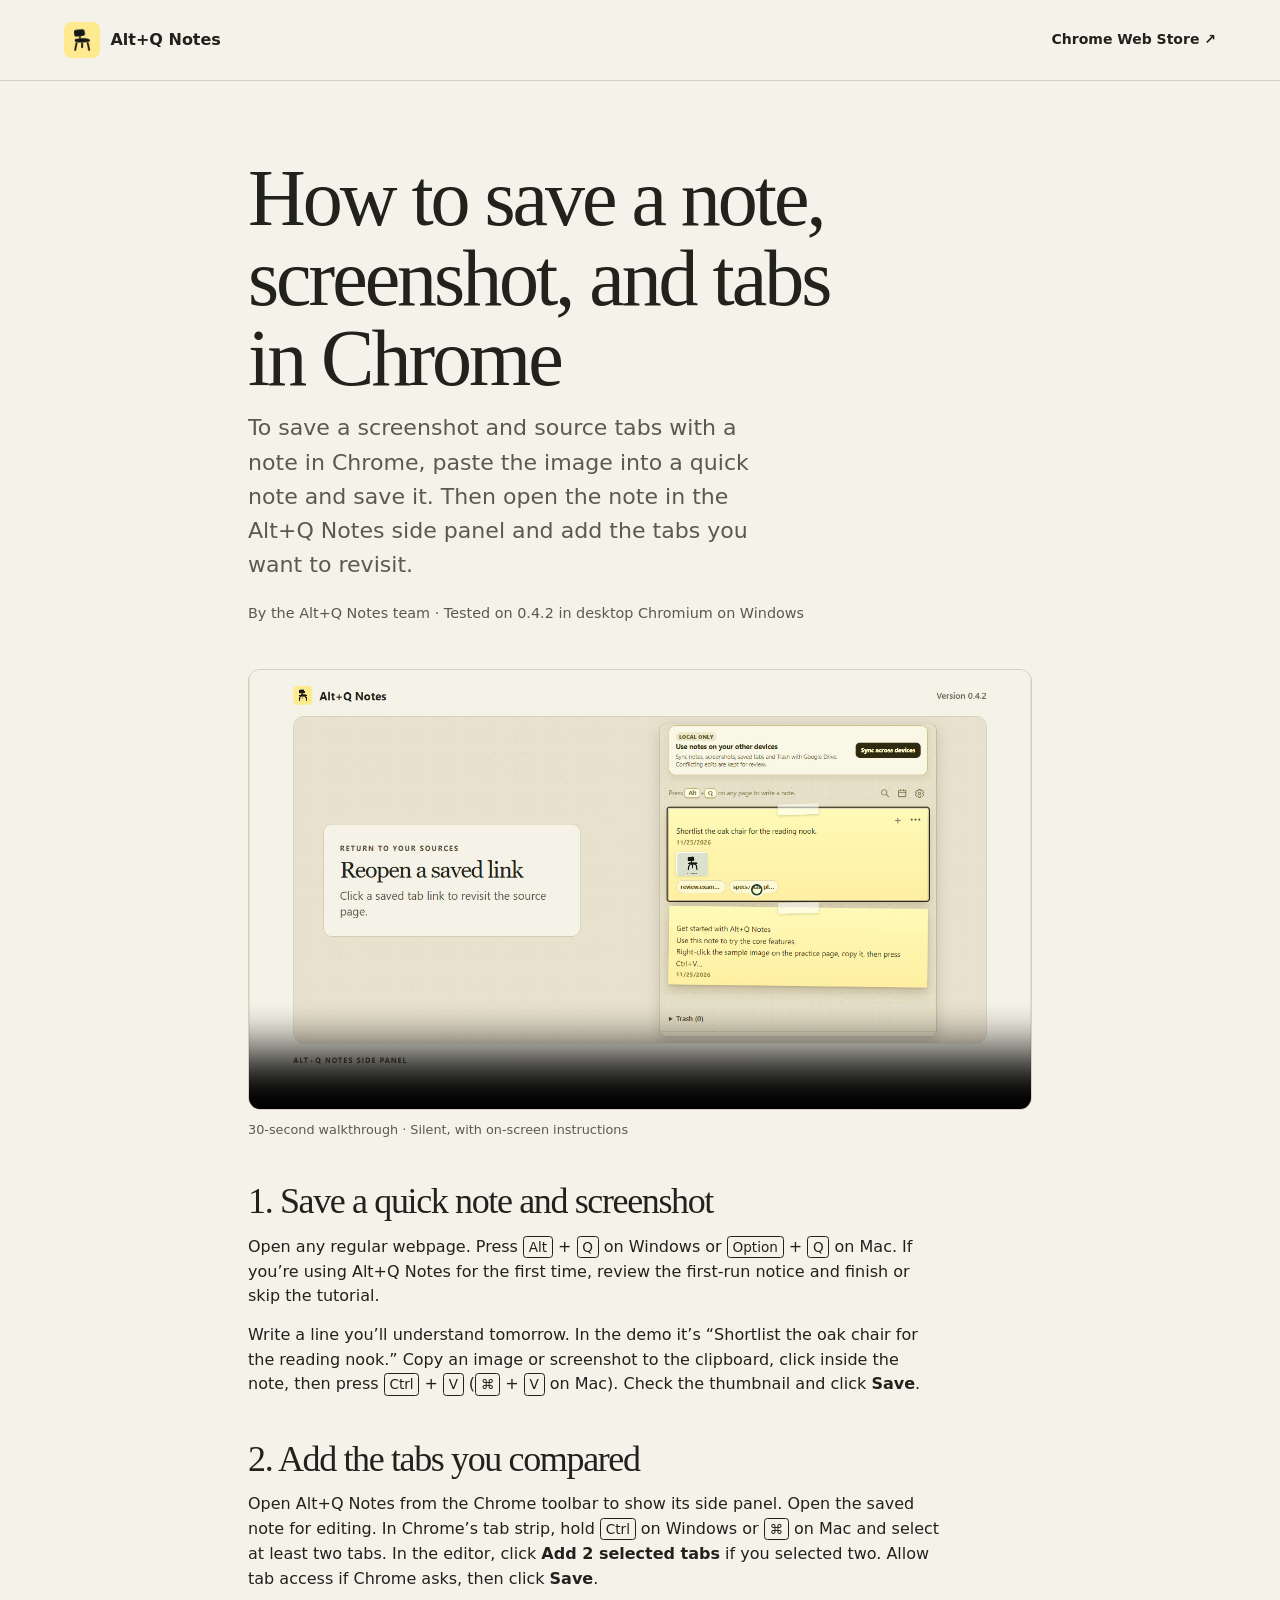
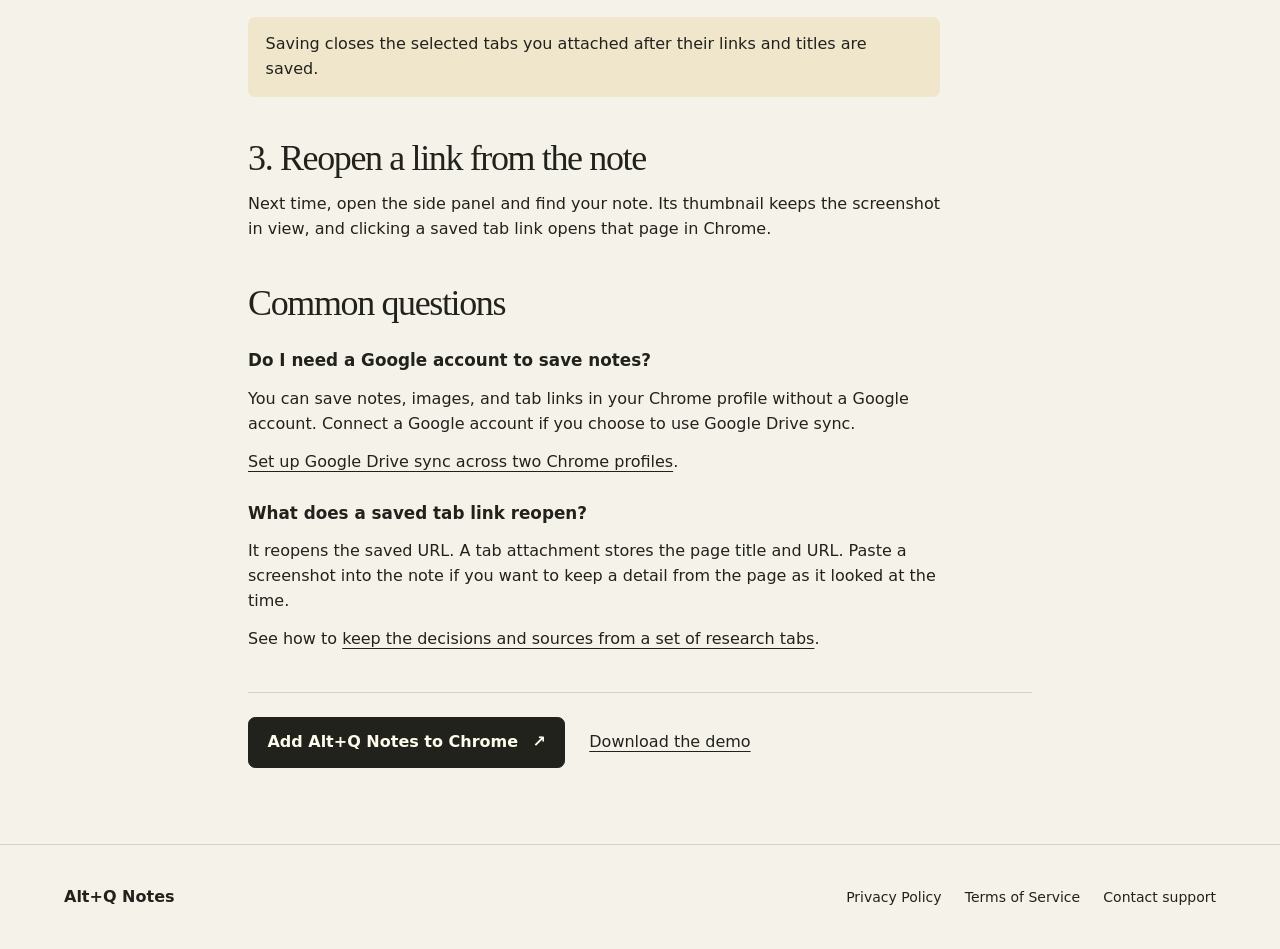
<file: blog/save-notes-images-tabs/index.html>
<!doctype html>
<html lang="en">
<head>
  <meta charset="utf-8">
  <meta name="viewport" content="width=device-width, initial-scale=1">
  <meta name="description" content="Use Alt+Q Notes to save a quick note, paste a screenshot, and attach Chrome tabs you can reopen from the side panel. Watch the 30-second demo.">
  <meta name="theme-color" content="#f5f2e9">
  <meta property="og:type" content="article">
  <meta property="og:title" content="How to save a note, screenshot, and tabs in Chrome">
  <meta property="og:description" content="Keep your note, an image, and the links you were comparing together in Chrome’s side panel.">
  <meta property="og:url" content="https://altqnotes.app/blog/save-notes-images-tabs/">
  <meta property="og:image" content="https://altqnotes.app/blog/save-notes-images-tabs/demo-poster.jpg">
  <meta property="og:image:alt" content="Alt+Q Notes showing a saved note with an image and two tab links">
  <link rel="canonical" href="https://altqnotes.app/blog/save-notes-images-tabs/">
  <link rel="icon" href="../../assets/chair.png" type="image/png">
  <link rel="stylesheet" href="../../assets/site.css">
  <link rel="stylesheet" href="guide.css">
  <link rel="stylesheet" href="../../assets/site-analytics.css">
  <script type="module" src="../../assets/site-analytics.mjs"></script>
  <title>How to Save Notes, Screenshots &amp; Tabs in Chrome | Alt+Q Notes</title>
</head>
<body>
  <a class="skip" href="#main">Skip to content</a>
  <header class="masthead">
    <div class="wrap nav">
      <a class="brand" href="../../"><span class="mark"><img src="../../assets/chair.png" width="26" height="26" alt=""></span>Alt+Q Notes</a>
      <a class="nav-store" href="https://chromewebstore.google.com/detail/alt%2Bq-notes/knicfhnamndglalkepemlojljnpdepjo?utm_source=altqnotes.app&amp;utm_medium=referral&amp;utm_campaign=article_save_notes_images_tabs" data-store-placement="header" rel="noreferrer">Chrome Web Store <span aria-hidden="true">↗</span></a>
    </div>
  </header>

  <main id="main">
    <article class="document guide">
      <header class="guide-intro">
        <h1>How to save a note, screenshot, and tabs in Chrome</h1>
        <p class="guide-lede">To save a screenshot and source tabs with a note in Chrome, paste the image into a quick note and save it. Then open the note in the Alt+Q Notes side panel and add the tabs you want to revisit.</p>
        <p class="details">By the Alt+Q Notes team · Tested on 0.4.2 in desktop Chromium on Windows</p>
      </header>

      <figure class="guide-demo">
        <video controls playsinline preload="none" poster="demo-poster.jpg" width="1440" height="810" aria-label="30-second Alt+Q Notes walkthrough">
          <source src="altq-notes-30-second-demo.mp4" type="video/mp4">
          <a href="altq-notes-30-second-demo.mp4">Download the 30-second demo</a>
        </video>
        <figcaption>30-second walkthrough · Silent, with on-screen instructions</figcaption>
      </figure>

      <section aria-labelledby="quick-note">
        <h2 id="quick-note">1. Save a quick note and screenshot</h2>
        <p>Open any regular webpage. Press <kbd>Alt</kbd> + <kbd>Q</kbd> on Windows or <kbd>Option</kbd> + <kbd>Q</kbd> on Mac. If you’re using Alt+Q Notes for the first time, review the first-run notice and finish or skip the tutorial.</p>
        <p>Write a line you’ll understand tomorrow. In the demo it’s “Shortlist the oak chair for the reading nook.” Copy an image or screenshot to the clipboard, click inside the note, then press <kbd>Ctrl</kbd> + <kbd>V</kbd> (<kbd>⌘</kbd> + <kbd>V</kbd> on Mac). Check the thumbnail and click <strong>Save</strong>.</p>
      </section>

      <section aria-labelledby="attach-tabs">
        <h2 id="attach-tabs">2. Add the tabs you compared</h2>
        <p>Open Alt+Q Notes from the Chrome toolbar to show its side panel. Open the saved note for editing. In Chrome’s tab strip, hold <kbd>Ctrl</kbd> on Windows or <kbd>⌘</kbd> on Mac and select at least two tabs. In the editor, click <strong>Add 2 selected tabs</strong> if you selected two. Allow tab access if Chrome asks, then click <strong>Save</strong>.</p>
        <p class="release-note">Saving closes the selected tabs you attached after their links and titles are saved.</p>
      </section>

      <section aria-labelledby="reopen-note">
        <h2 id="reopen-note">3. Reopen a link from the note</h2>
        <p>Next time, open the side panel and find your note. Its thumbnail keeps the screenshot in view, and clicking a saved tab link opens that page in Chrome.</p>
      </section>

      <section aria-labelledby="common-questions">
        <h2 id="common-questions">Common questions</h2>
        <h3>Do I need a Google account to save notes?</h3>
        <p>You can save notes, images, and tab links in your Chrome profile without a Google account. Connect a Google account if you choose to use Google Drive sync.</p>
        <p><a href="../sync-chrome-notes-google-drive/">Set up Google Drive sync across two Chrome profiles</a>.</p>
        <h3>What does a saved tab link reopen?</h3>
        <p>It reopens the saved URL. A tab attachment stores the page title and URL. Paste a screenshot into the note if you want to keep a detail from the page as it looked at the time.</p>
        <p>See how to <a href="../research-tabs-with-notes/">keep the decisions and sources from a set of research tabs</a>.</p>
      </section>

      <div class="guide-cta">
        <a class="button" href="https://chromewebstore.google.com/detail/alt%2Bq-notes/knicfhnamndglalkepemlojljnpdepjo?utm_source=altqnotes.app&amp;utm_medium=referral&amp;utm_campaign=article_save_notes_images_tabs" data-store-placement="article" rel="noreferrer">Add Alt+Q Notes to Chrome <span aria-hidden="true">↗</span></a>
        <a href="altq-notes-30-second-demo.mp4" download>Download the demo</a>
      </div>
    </article>
  </main>

  <footer class="site-footer">
    <div class="wrap footer-inner">
      <a class="brand" href="../../">Alt+Q Notes</a>
      <nav aria-label="Footer navigation">
        <a href="../../privacy-policy/">Privacy Policy</a>
        <a href="../../terms/">Terms of Service</a>
        <button id="analytics-preferences" class="analytics-link" type="button" hidden>Analytics preferences</button>
        <a href="mailto:ariadnelabs.contact@gmail.com">Contact support</a>
      </nav>
    </div>
  </footer>
  <section class="analytics-notice" id="analytics-notice" aria-labelledby="analytics-title" hidden>
    <div>
      <h2 id="analytics-title">Optional blog analytics</h2>
      <p>Help us see how readers reach these guides and whether they open the Chrome Web Store. <a href="../../privacy-policy/#website-analytics">Learn more</a>.</p>
    </div>
    <div class="analytics-actions">
      <button type="button" id="analytics-decline">Decline</button>
      <button type="button" id="analytics-allow">Allow analytics</button>
    </div>
  </section>
</body>
</html>
</file>
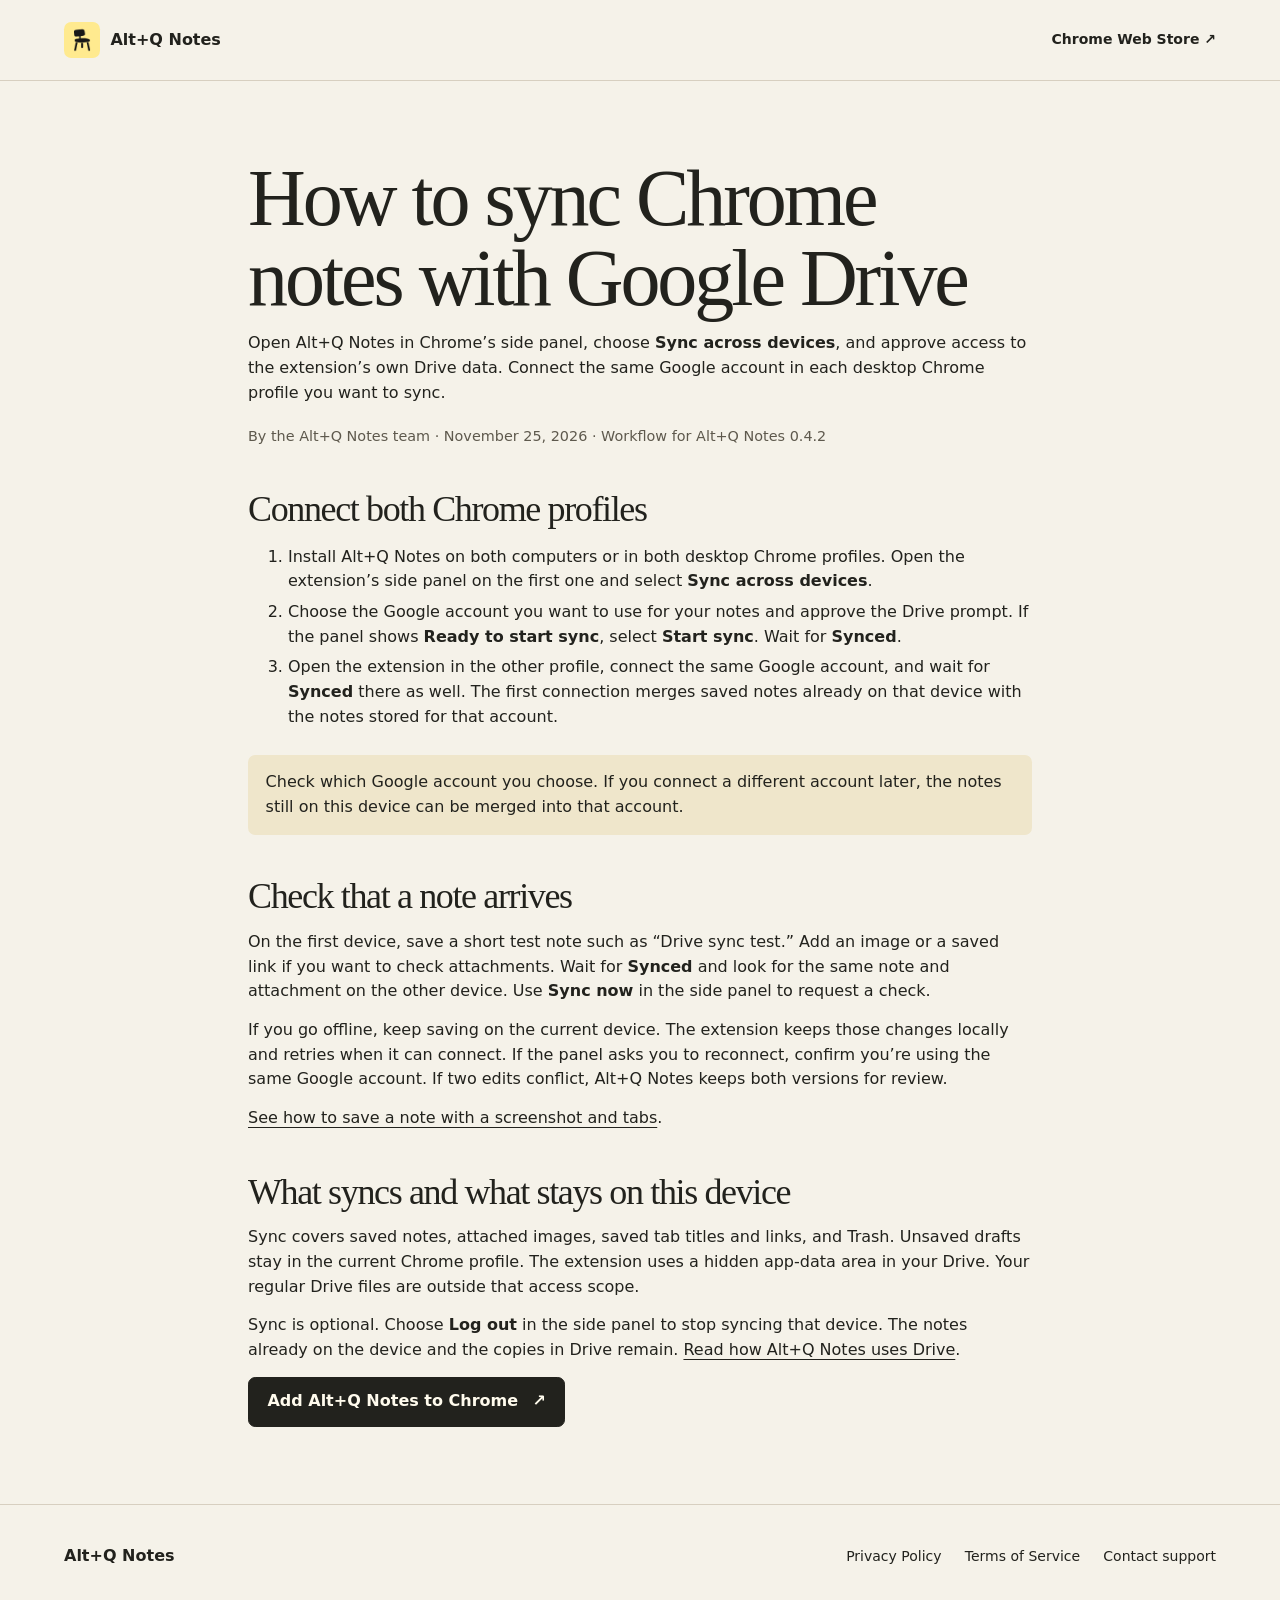
<file: blog/sync-chrome-notes-google-drive/index.html>
<!doctype html>
<html lang="en">
<head>
  <meta charset="utf-8">
  <meta name="viewport" content="width=device-width, initial-scale=1">
  <meta name="description" content="Sync Alt+Q Notes across Chrome profiles and computers using Google Drive. Learn what syncs, how to check both devices, and what happens when you log out.">
  <meta name="theme-color" content="#f5f2e9">
  <meta property="og:type" content="article">
  <meta property="og:title" content="How to sync Chrome notes with Google Drive">
  <meta property="og:description" content="Connect the same Google account on both devices and check that your notes, screenshots, and saved links arrive.">
  <meta property="og:url" content="https://altqnotes.app/blog/sync-chrome-notes-google-drive/">
  <link rel="canonical" href="https://altqnotes.app/blog/sync-chrome-notes-google-drive/">
  <link rel="icon" href="../../assets/chair.png" type="image/png">
  <link rel="stylesheet" href="../../assets/site.css">
  <link rel="stylesheet" href="../../assets/site-analytics.css">
  <script type="module" src="../../assets/site-analytics.mjs"></script>
  <title>How to Sync Chrome Notes with Google Drive | Alt+Q Notes</title>
</head>
<body>
  <a class="skip" href="#main">Skip to content</a>
  <header class="masthead">
    <div class="wrap nav">
      <a class="brand" href="../../"><span class="mark"><img src="../../assets/chair.png" width="26" height="26" alt=""></span>Alt+Q Notes</a>
      <a class="nav-store" href="https://chromewebstore.google.com/detail/alt%2Bq-notes/knicfhnamndglalkepemlojljnpdepjo?utm_source=altqnotes.app&amp;utm_medium=referral&amp;utm_campaign=article_sync_chrome_notes_google_drive" data-store-placement="header" rel="noreferrer">Chrome Web Store <span aria-hidden="true">↗</span></a>
    </div>
  </header>
  <main id="main">
    <article class="document">
      <header>
        <h1>How to sync Chrome notes with Google Drive</h1>
        <p>Open Alt+Q Notes in Chrome’s side panel, choose <strong>Sync across devices</strong>, and approve access to the extension’s own Drive data. Connect the same Google account in each desktop Chrome profile you want to sync.</p>
        <p class="details">By the Alt+Q Notes team · <time datetime="2026-11-25">November 25, 2026</time> · Workflow for Alt+Q Notes 0.4.2</p>
      </header>

      <section aria-labelledby="setup">
        <h2 id="setup">Connect both Chrome profiles</h2>
        <ol>
          <li>Install Alt+Q Notes on both computers or in both desktop Chrome profiles. Open the extension’s side panel on the first one and select <strong>Sync across devices</strong>.</li>
          <li>Choose the Google account you want to use for your notes and approve the Drive prompt. If the panel shows <strong>Ready to start sync</strong>, select <strong>Start sync</strong>. Wait for <strong>Synced</strong>.</li>
          <li>Open the extension in the other profile, connect the same Google account, and wait for <strong>Synced</strong> there as well. The first connection merges saved notes already on that device with the notes stored for that account.</li>
        </ol>
        <p class="release-note">Check which Google account you choose. If you connect a different account later, the notes still on this device can be merged into that account.</p>
      </section>

      <section aria-labelledby="check">
        <h2 id="check">Check that a note arrives</h2>
        <p>On the first device, save a short test note such as “Drive sync test.” Add an image or a saved link if you want to check attachments. Wait for <strong>Synced</strong> and look for the same note and attachment on the other device. Use <strong>Sync now</strong> in the side panel to request a check.</p>
        <p>If you go offline, keep saving on the current device. The extension keeps those changes locally and retries when it can connect. If the panel asks you to reconnect, confirm you’re using the same Google account. If two edits conflict, Alt+Q Notes keeps both versions for review.</p>
        <p><a href="../save-notes-images-tabs/">See how to save a note with a screenshot and tabs</a>.</p>
      </section>

      <section aria-labelledby="data">
        <h2 id="data">What syncs and what stays on this device</h2>
        <p>Sync covers saved notes, attached images, saved tab titles and links, and Trash. Unsaved drafts stay in the current Chrome profile. The extension uses a hidden app-data area in your Drive. Your regular Drive files are outside that access scope.</p>
        <p>Sync is optional. Choose <strong>Log out</strong> in the side panel to stop syncing that device. The notes already on the device and the copies in Drive remain. <a href="../../privacy-policy/#google-drive">Read how Alt+Q Notes uses Drive</a>.</p>
      </section>

      <p><a class="button" href="https://chromewebstore.google.com/detail/alt%2Bq-notes/knicfhnamndglalkepemlojljnpdepjo?utm_source=altqnotes.app&amp;utm_medium=referral&amp;utm_campaign=article_sync_chrome_notes_google_drive" data-store-placement="article" rel="noreferrer">Add Alt+Q Notes to Chrome <span aria-hidden="true">↗</span></a></p>
    </article>
  </main>
  <footer class="site-footer">
    <div class="wrap footer-inner">
      <a class="brand" href="../../">Alt+Q Notes</a>
      <nav aria-label="Footer navigation">
        <a href="../../privacy-policy/">Privacy Policy</a>
        <a href="../../terms/">Terms of Service</a>
        <button id="analytics-preferences" class="analytics-link" type="button" hidden>Analytics preferences</button>
        <a href="mailto:ariadnelabs.contact@gmail.com">Contact support</a>
      </nav>
    </div>
  </footer>
  <section class="analytics-notice" id="analytics-notice" aria-labelledby="analytics-title" hidden>
    <div>
      <h2 id="analytics-title">Optional blog analytics</h2>
      <p>Help us see how readers reach these guides and whether they open the Chrome Web Store. <a href="../../privacy-policy/#website-analytics">Learn more</a>.</p>
    </div>
    <div class="analytics-actions">
      <button type="button" id="analytics-decline">Decline</button>
      <button type="button" id="analytics-allow">Allow analytics</button>
    </div>
  </section>
</body>
</html>
</file>
<file: assets/site.css>
:root {
  color-scheme: light;
  --paper: #f5f2e9;
  --ink: #22221d;
  --muted: #5e594d;
  --line: #d7cfc0;
  --yellow: #ffea8f;
  --display: Georgia, "Times New Roman", serif;
  --body: "DM Sans", system-ui, sans-serif;
  font-family: var(--body);
  color: var(--ink);
  background: var(--paper);
}

*, *::before, *::after { box-sizing: border-box; }
body { margin: 0; line-height: 1.55; }
img { display: block; max-width: 100%; }
a { color: inherit; text-underline-offset: .25em; }
a:hover { text-decoration-thickness: 2px; }
button, select { font: inherit; }
:focus-visible { outline: 3px solid #79580c; outline-offset: 4px; }
::selection { color: var(--ink); background: var(--yellow); }
.wrap { width: min(72rem, calc(100% - 5rem)); margin-inline: auto; }
.skip { position: fixed; inset: .75rem auto auto .75rem; z-index: 3; background: white; padding: .6rem 1rem; }
.skip:not(:focus) { clip-path: inset(50%); }

.masthead { border-bottom: 1px solid var(--line); }
.nav, .footer-inner { display: flex; align-items: center; justify-content: space-between; gap: 1.4rem; min-height: 5rem; }
.brand { display: inline-flex; gap: .65rem; align-items: center; font-weight: 730; white-space: nowrap; text-decoration: none; }
.mark { display: grid; place-items: center; width: 2.25rem; height: 2.25rem; background: var(--yellow); border-radius: .45rem; }
.nav nav, .site-footer nav { display: flex; gap: 1.45rem; align-items: center; flex-wrap: wrap; font-size: .875rem; }
.nav nav a, .site-footer nav a { text-decoration: none; }
.nav nav a:hover, .site-footer nav a:hover, .nav-store:hover { text-decoration: underline; }
.nav-store { font-size: .875rem; text-decoration: none; font-weight: 650; }

.hero { display: grid; grid-template-columns: 1fr 1.03fr; gap: clamp(2rem, 5vw, 5rem); align-items: center; padding-block: clamp(3.5rem, 7vw, 6.75rem) clamp(3.5rem, 6vw, 5.5rem); }
h1, h2, p, figure, dl, dd { margin: 0; }
h1, h2 { font-family: var(--display); font-weight: 400; letter-spacing: -.038em; text-wrap: balance; }
.hero h1 { font-size: clamp(3.7rem, 7.25vw, 6rem); line-height: .97; }
.hero-copy > p:first-of-type { max-width: 37ch; margin: 1.5rem 0 1.65rem; font-size: clamp(1rem, 1.4vw, 1.15rem); color: var(--muted); }
.button { display: inline-flex; align-items: center; justify-content: center; gap: .9rem; min-height: 3.15rem; padding: .7rem 1.15rem; background: var(--ink); border: 1px solid var(--ink); border-radius: .45rem; color: #fffbed; font-weight: 660; text-decoration: none; cursor: pointer; }
.button:hover { background: #424034; }
.button:disabled { opacity: .6; cursor: default; }
.version { margin-top: .8rem; color: var(--muted); font-size: .82rem; }
.hero-figure { min-width: 0; }
.hero-figure figcaption { margin-top: .55rem; text-align: right; font-size: .75rem; color: var(--muted); }
.workbench { position: relative; display: grid; place-items: center end; isolation: isolate; min-height: 27rem; padding: 1.8rem clamp(1rem, 4vw, 3rem); overflow: hidden; border-radius: .95rem; background-color: #e8dfca; background-image: radial-gradient(#c4b69a 1px, transparent 1px); background-size: 16px 16px; }
.side-panel { width: min(17.25rem, 84%); padding: 1rem; border-radius: .85rem; background: #f8f5ec; box-shadow: 0 15px 35px #3a2c2130; transform: rotate(3deg); }
.panel-title { display: flex; gap: .45rem; align-items: center; padding-bottom: .8rem; font-size: .82rem; font-weight: 700; }
.sample-note { position: relative; background: #fff2a8; padding: 1.05rem .95rem .85rem; border: 1px solid #e2cc7b; border-radius: .35rem; font-size: .9rem; }
.sample-note strong { font-family: var(--display); font-size: 1.43rem; font-weight: 400; letter-spacing: -.025em; }
.sample-note p { margin: .25rem 0 .65rem; }
.tape { position: absolute; top: -.5rem; left: 40%; width: 3.25rem; height: .9rem; transform: rotate(-7deg); background: #f7e3a9; }
.attachment { display: grid; place-items: center; background: #fffbeb; width: 4.35rem; height: 3.8rem; border-radius: .28rem; }
.saved-tabs { display: flex; flex-wrap: wrap; gap: .4rem; margin-top: .65rem; font-size: .7rem; }
.saved-tabs span { padding: .2rem .55rem; background: #fffbeb; border-radius: 1rem; }
.note-behind { margin-top: .65rem; padding: .6rem .7rem; background: #f0ded5; border-radius: .35rem; font-size: .78rem; }
.shortcut { position: absolute; top: 21%; left: 5%; z-index: 1; display: flex; align-items: center; gap: .36rem; padding: .65rem; border-radius: .6rem; background: var(--ink); box-shadow: 0 7px 18px #3a2c2144; color: #fffbed; transform: rotate(-9deg); font-weight: 660; }
kbd { display: inline-block; padding: .08em .35em; border: 1px solid currentColor; border-radius: .25em; font-family: inherit; font-size: .85em; line-height: 1.35; white-space: nowrap; }
.shortcut kbd { padding: .18em .42em; }

.features { padding-block: 2.5rem 5.75rem; border-top: 1px solid var(--line); }
h2 { font-size: clamp(2.15rem, 4.3vw, 3.4rem); line-height: 1.08; }
.feature-list { margin-top: 2rem; }
.feature-list > div { display: grid; grid-template-columns: minmax(11rem, .75fr) minmax(0, 1.6fr); gap: 1.5rem; align-items: baseline; padding-block: 1.15rem; border-bottom: 1px solid var(--line); }
.feature-list dt { display: flex; align-items: center; gap: .85rem; font-weight: 700; font-size: 1.05rem; }
.feature-symbol { display: inline-grid; place-items: center; position: relative; flex: 0 0 1.1rem; width: 1.1rem; height: 1.1rem; font-size: 1.05rem; line-height: 1; color: #695421; }
.keys::before, .keys::after { content: ""; position: absolute; width: .62rem; height: .62rem; border: 1.5px solid; border-radius: .12rem; background: var(--paper); }
.keys::before { top: .03rem; left: .01rem; }
.keys::after { bottom: .03rem; right: .01rem; }
.frame, .stack, .date { border: 1.5px solid currentColor; border-radius: .15rem; }
.frame::after { content: ""; width: .48rem; height: .26rem; border-top: 1.5px solid; border-left: 1.5px solid; transform: translateY(.14rem) rotate(40deg); }
.stack { box-shadow: .18rem -.18rem 0 -1px var(--paper), .22rem -.23rem 0 -.25px currentColor; }
.date::after { content: ""; width: 100%; border-top: 1.5px solid; transform: translateY(-.16rem); }
.feature-list dd { max-width: 61ch; color: var(--muted); }
.drive { padding-block: 3.7rem; background: #eae3d3; }
.drive-inner { display: grid; grid-template-columns: 1fr 1fr; align-items: start; gap: 2rem 4rem; }
.drive h2 { max-width: 15ch; }
.release-status { display: inline-block; margin-top: .9rem; font-size: .83rem; font-weight: 650; color: #57451e; }
.drive-inner > div:nth-child(2) { max-width: 53ch; color: var(--muted); }
.text-link { display: inline-block; margin-top: .75rem; font-weight: 650; color: var(--ink); }
.site-footer { border-top: 1px solid var(--line); }
.footer-inner { min-height: 6.5rem; padding-block: 1.2rem; }

.document { width: min(49rem, calc(100% - 4rem)); margin-inline: auto; padding-block: clamp(2.5rem, 6vw, 5rem); }
.document h1 { font-size: clamp(2.8rem, 7vw, 5rem); line-height: 1; }
.document h2 { margin: 2.65rem 0 .65rem; font-size: clamp(1.7rem, 4vw, 2.25rem); text-wrap: pretty; }
.document h3 { margin: 1.55rem 0 .4rem; font-size: 1.05rem; }
.document p, .document ul { margin-top: .85rem; }
.document li + li { margin-top: .35rem; }
.document a { overflow-wrap: anywhere; }
.document .details { margin-top: 1.2rem; color: var(--muted); font-size: .9rem; }
.document .release-note { padding: .95rem 1.1rem; margin-top: 1.6rem; background: #efe6cb; border-radius: .45rem; }
.table-scroll { margin-top: 1.2rem; overflow-x: auto; }
table { width: 100%; min-width: 37rem; border-collapse: collapse; font-size: .9rem; }
th, td { padding: .6rem; vertical-align: top; text-align: left; border-bottom: 1px solid var(--line); }
th { background: #ebe4d3; }
td { width: 33.33%; }

@media (max-width: 840px) {
  .wrap { width: calc(100% - 3rem); }
  .hero { gap: 2rem; }
  .workbench { min-height: 23rem; }
  .shortcut { top: 12%; padding: .44rem; }
}

@media (max-width: 640px) {
  .wrap, .document { width: calc(100% - 2.5rem); }
  .nav { flex-wrap: wrap; row-gap: .75rem; padding-block: .75rem; }
  .nav nav { order: 3; width: 100%; }
  .nav-store { font-size: .75rem; }
  .hero, .drive-inner { grid-template-columns: 1fr; }
  .hero { padding-block: 3.5rem 2.65rem; }
  .hero h1 { font-size: clamp(3.45rem, 11vw, 5.2rem); }
  .workbench { min-height: 22rem; padding: 3.8rem 1.65rem 1.4rem; }
  .hero-figure figcaption { text-align: left; }
  .shortcut { top: .9rem; left: 1.2rem; }
  .features { padding-block: 2rem 3.25rem; }
  .feature-list { margin-top: 1rem; }
  .feature-list > div { grid-template-columns: 1fr; gap: .4rem; }
  .drive { padding-block: 2.65rem; }
  .drive-inner { gap: .9rem; }
  .footer-inner { align-items: flex-start; justify-content: center; flex-direction: column; gap: .9rem; }
  .site-footer nav { gap: .7rem 1.1rem; }
}
</file>
<file: assets/site-analytics.css>
.analytics-notice {
  position: fixed;
  z-index: 5;
  inset-inline: 1rem;
  bottom: 1rem;
  max-width: 40rem;
  margin: 0 auto;
  padding: .85rem 1rem;
  color: var(--ink, #25231e);
  background: #fffdf8;
  border: 1px solid var(--line, #cec8b9);
  border-radius: .55rem;
  box-shadow: 0 .3rem 1.3rem #27211826;
  display: flex;
  flex-wrap: wrap;
  align-items: center;
  justify-content: space-between;
  gap: .65rem 1rem;
}

.analytics-notice[hidden],
.analytics-link[hidden] { display: none; }
.analytics-notice h2 { margin: 0; font-size: .95rem; }
.analytics-notice p { margin: .3rem 0 0; font-size: .88rem; }
.analytics-actions { display: flex; flex-wrap: wrap; gap: .45rem; }
.analytics-actions button {
  padding: .4rem .65rem;
  border: 1px solid currentColor;
  border-radius: .3rem;
  color: inherit;
  background: transparent;
  cursor: pointer;
  font: inherit;
  font-size: .88rem;
}

.analytics-link {
  border: 0;
  padding: 0;
  color: inherit;
  background: transparent;
  cursor: pointer;
  font: inherit;
  text-decoration: underline;
}
</file>
<file: blog/save-notes-images-tabs/guide.css>
.guide { padding-block-end: clamp(3rem, 6vw, 5.5rem); }
.guide-intro h1 { text-wrap: pretty; }
.guide-lede { max-width: 38ch; font-size: clamp(1.12rem, 2.5vw, 1.38rem); color: var(--muted); }
.guide-demo { margin-block: clamp(1.6rem, 5vw, 2.8rem) 0; }
.guide-demo video {
  display: block;
  width: 100%;
  height: auto;
  aspect-ratio: 16 / 9;
  border: 1px solid var(--line);
  border-radius: .75rem;
  background: #e8dfca;
}
.guide-demo figcaption { padding-top: .65rem; color: var(--muted); font-size: .8rem; }
.guide section p { max-width: 68ch; }
.guide-cta {
  display: flex;
  flex-wrap: wrap;
  align-items: center;
  gap: 1rem 1.5rem;
  margin-top: 2.5rem;
  padding-top: 1.5rem;
  border-top: 1px solid var(--line);
}
</file>
